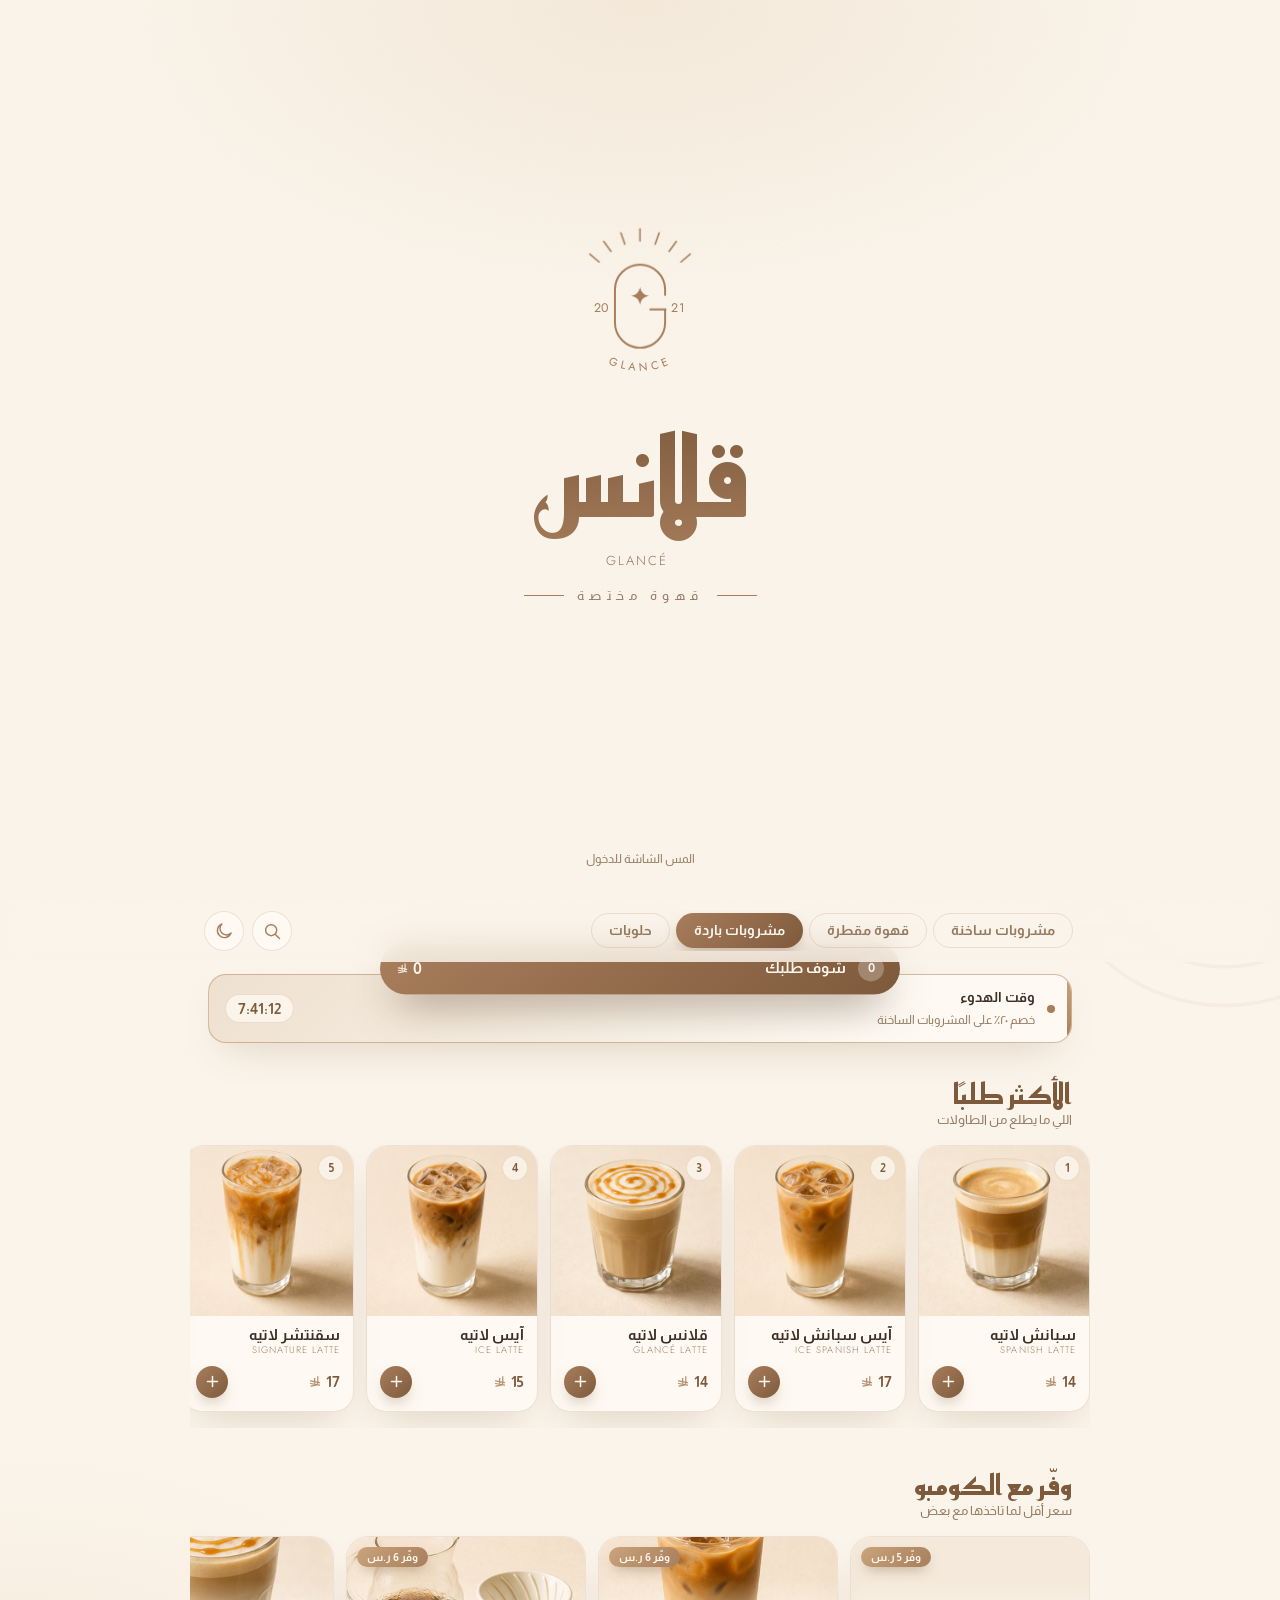
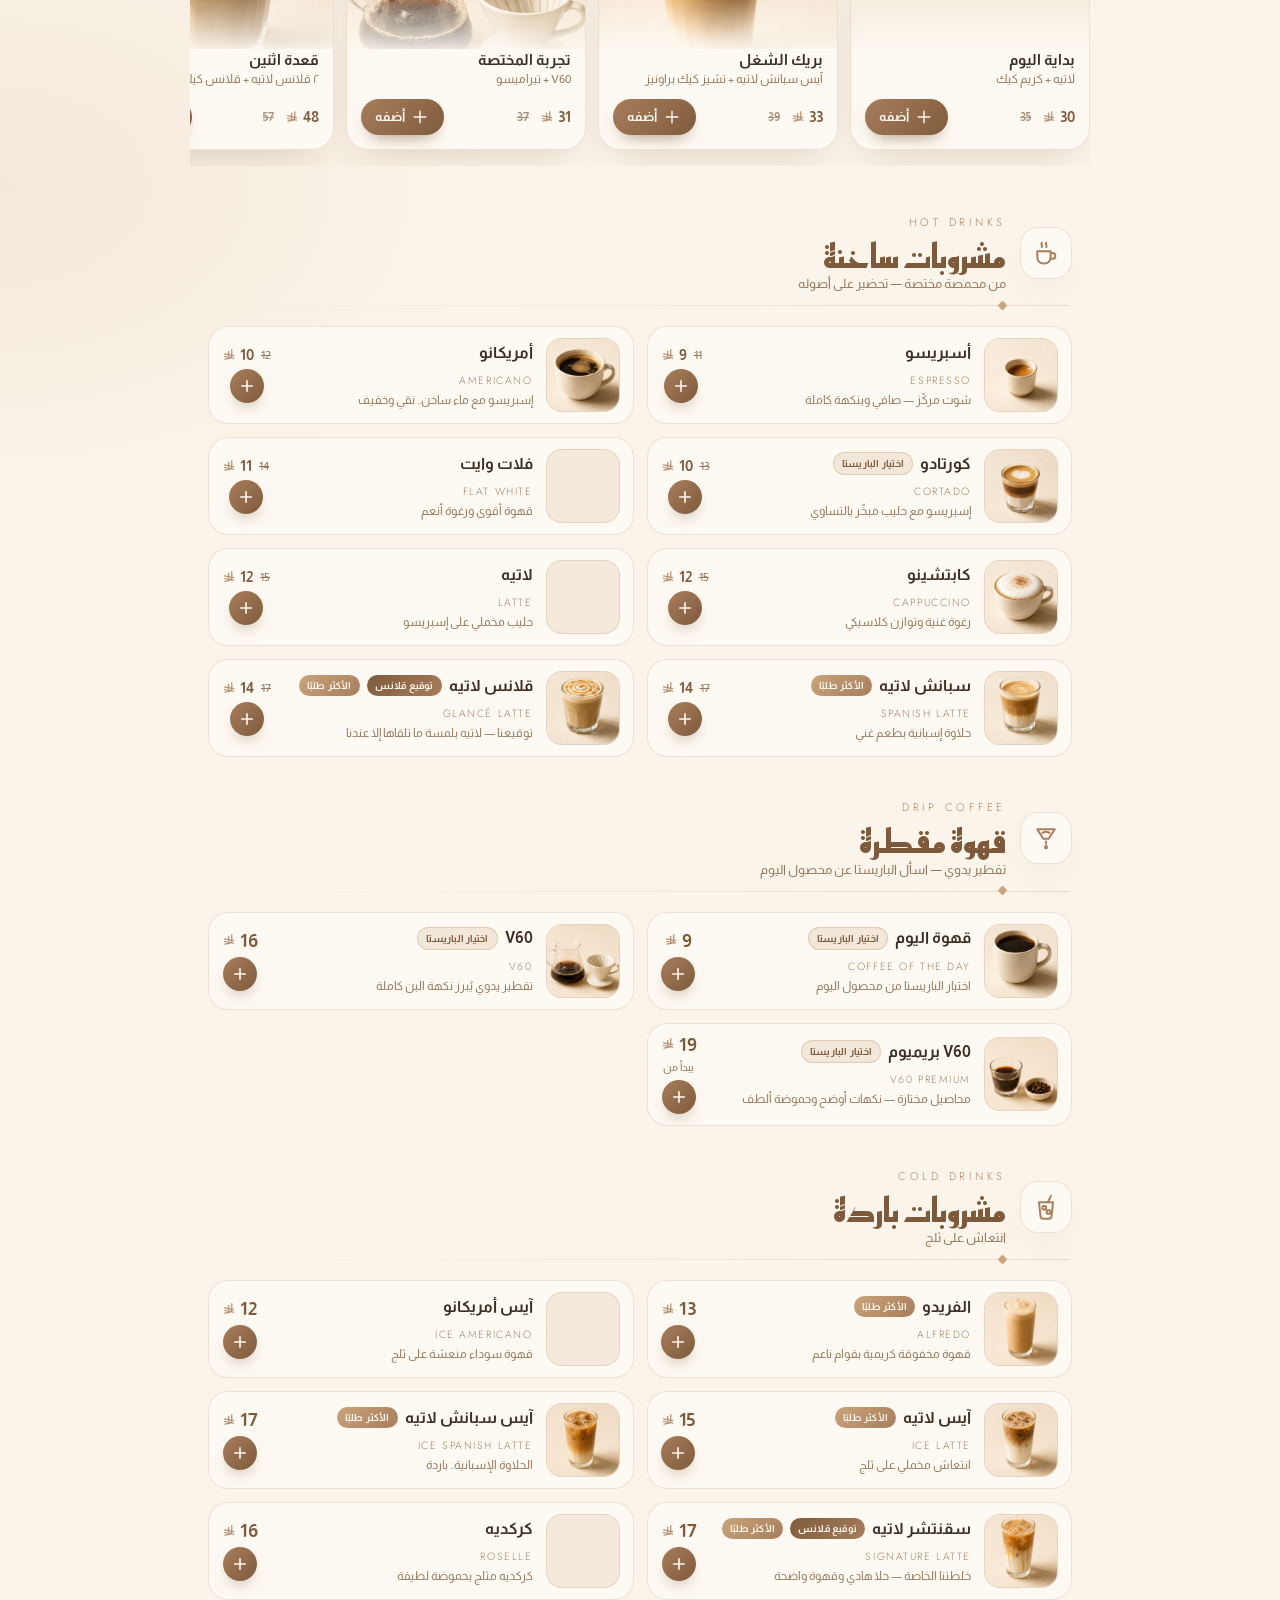
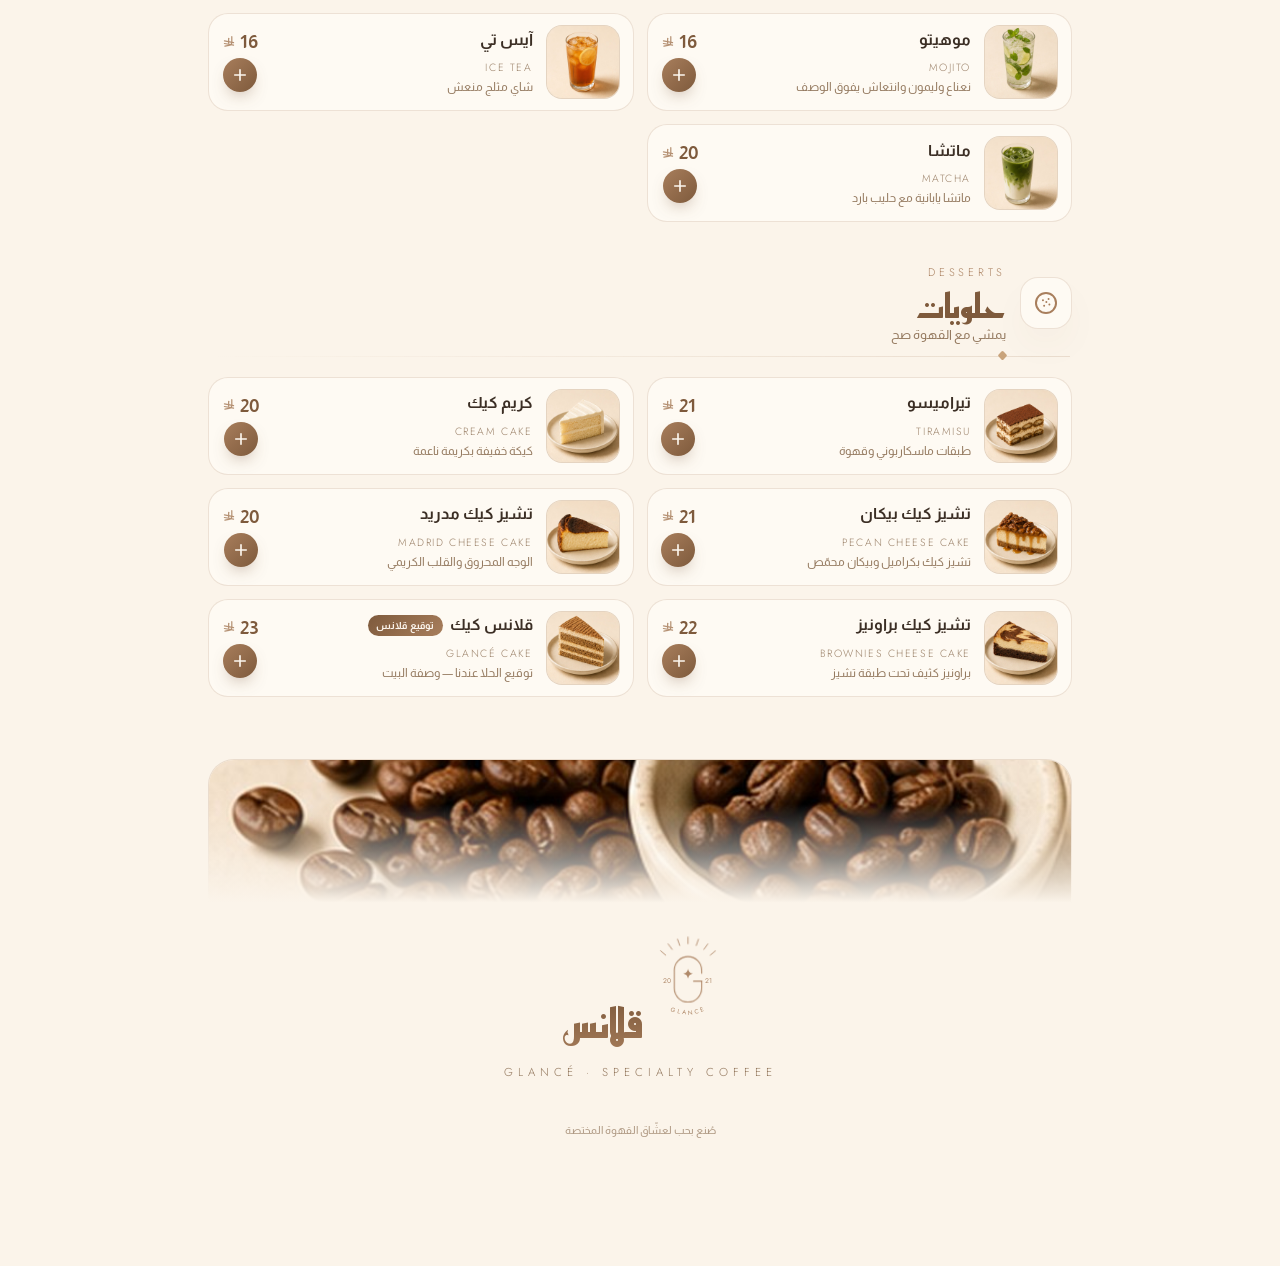
<file: index.html>
<!DOCTYPE html>
<html lang="ar" dir="rtl">
<head>
<meta charset="UTF-8">
<script src="assets/demo-links.js?v=1"></script>
<meta name="viewport" content="width=device-width, initial-scale=1, viewport-fit=cover">
<title>قلانس — GLANCÉ | قهوة مختصة</title>
<meta name="description" content="منيو قلانس — قهوة مختصة. اطلب من طاولتك.">
<meta property="og:title" content="قلانس — GLANCÉ | قهوة مختصة">
<meta property="og:description" content="منيو قلانس الرقمي — اختر، أضف لطلبك، وأرسله وأنت على طاولتك.">
<meta name="theme-color" content="#FBF4EA" id="metaTheme">
<link rel="icon" href="data:image/svg+xml,%3Csvg xmlns='http://www.w3.org/2000/svg' viewBox='0 0 64 64'%3E%3Crect width='64' height='64' rx='16' fill='%23FBF4EA'/%3E%3Cpath d='M40 32v9a9 9 0 0 1-9 9 9 9 0 0 1-9-9V23a9 9 0 0 1 9-9 9 9 0 0 1 9 9v3' fill='none' stroke='%23A87E5C' stroke-width='3.4' stroke-linecap='round'/%3E%3Cpath d='M40 32h-6' stroke='%23A87E5C' stroke-width='3.4' stroke-linecap='round'/%3E%3C/svg%3E">
<link rel="preconnect" href="https://fonts.googleapis.com">
<link rel="preconnect" href="https://fonts.gstatic.com" crossorigin>
<link href="https://fonts.googleapis.com/css2?family=Almarai:wght@300;400;700;800&family=Jost:wght@200;300;400;500;600&family=Reem+Kufi:wght@400;500;600;700&display=swap" rel="stylesheet">
<link rel="stylesheet" href="assets/menu.css">
</head>
<body class="lock">

<div id="progress"></div>

<!-- ============ اللوجو (يُستعمل في السبلاش والهيرو والفوتر) ============ -->
<svg width="0" height="0" style="position:absolute" aria-hidden="true">
  <symbol id="gmark" viewBox="0 0 200 252">
    <g fill="none" stroke="currentColor" stroke-width="3" stroke-linecap="round">
      <g class="rays" stroke-width="2.4">
        <path d="M100 6v18"/>
        <path d="M71 12l6 17"/>
        <path d="M129 12l-6 17"/>
        <path d="M45 25l11 15"/>
        <path d="M155 25l-11 15"/>
        <path d="M24 44l14 12"/>
        <path d="M176 44l-14 12"/>
      </g>
      <path class="cap" d="M138 128v20a38 38 0 0 1-38 38 38 38 0 0 1-38-38V98a38 38 0 0 1 38-38 38 38 0 0 1 38 38v8"/>
      <path class="bar" d="M138.5 128h-23"/>
    </g>
    <path class="spark" d="M100 94c2.1 8.4 5 11.3 13.4 13.4-8.4 2.1-11.3 5-13.4 13.4-2.1-8.4-5-11.3-13.4-13.4 8.4-2.1 11.3-5 13.4-13.4z" fill="currentColor"/>
    <text class="yr" x="42" y="132">20</text>
    <text class="yr" x="158" y="132">21</text>
    <path id="mkArc" d="M30 198Q100 244 170 198" fill="none"/>
    <text class="arcT"><textPath href="#mkArc" startOffset="50%" text-anchor="middle">GLANCE</textPath></text>
  </symbol>
</svg>

<!-- ============ السبلاش ============ -->
<div id="splash" aria-hidden="true">
  <div class="sp-box">
    <svg class="sp-mark" viewBox="0 0 200 252"><use href="#gmark"/></svg>
    <div class="sp-word">قلانس</div>
    <div class="sp-en en">GLANCÉ</div>
    <div class="sp-tag">قهوة مختصة</div>
  </div>
  <div class="sp-hint">المس الشاشة للدخول</div>
</div>

<!-- ============ زخارف ============ -->
<svg class="stain a" viewBox="0 0 200 200" aria-hidden="true">
  <circle cx="100" cy="100" r="86" fill="none" stroke="currentColor" stroke-width="1.6"/>
  <circle cx="100" cy="100" r="70" fill="none" stroke="currentColor" stroke-width="1.6"/>
</svg>
<svg class="stain b" viewBox="0 0 200 200" aria-hidden="true">
  <rect x="16" y="16" width="168" height="168" rx="84" fill="none" stroke="currentColor" stroke-width="1.6"/>
  <rect x="34" y="34" width="132" height="132" rx="66" fill="none" stroke="currentColor" stroke-width="1.6"/>
</svg>

<!-- ============ الهيرو ============ -->
<header id="hero">
  <svg class="steam an" viewBox="0 0 60 46" aria-hidden="true">
    <path class="s1" d="M15 40c-4-6 4-9 0-15"/>
    <path class="s2" d="M30 42c-4-7 4-10 0-17"/>
    <path class="s3" d="M45 40c-4-6 4-9 0-15"/>
  </svg>

  <div class="hero-art an">
    <div class="arch">
      <img id="heroImg" src="assets/img/hero.jpg" alt="" fetchpriority="high" decoding="async">
      <div class="arch-veil"></div>
    </div>
  </div>

  <svg class="hero-mark an" viewBox="0 0 200 252" aria-hidden="true"><use href="#gmark"/></svg>

  <h1 class="wordmark an" id="wm">قلانس</h1>
  <div class="wordmark-en en an">GLANCÉ</div>
  <div class="tagline an">قهوة مختصة</div>

  <div class="hero-cta an">
    <button class="btn-ghost" id="heroOrder">
      <svg viewBox="0 0 24 24" class="ic"><path d="M4 6h2.2l2.1 9.4a2 2 0 0 0 2 1.6h6.6a2 2 0 0 0 2-1.5L20.5 9H7"/><circle cx="10.5" cy="20" r="1.1"/><circle cx="17.5" cy="20" r="1.1"/></svg>
      اطلب من طاولتك
    </button>
    <a class="btn-ghost" id="igBtn" href="#" target="_blank" rel="noopener">
      <svg viewBox="0 0 24 24" class="ic"><rect x="3" y="3" width="18" height="18" rx="5.4"/><circle cx="12" cy="12" r="4"/><circle cx="17.3" cy="6.7" r=".9" fill="currentColor" stroke="none"/></svg>
      <span id="igLbl"></span>
    </a>
  </div>

  <div class="cue an">
    <span>المنيو</span>
    <svg viewBox="0 0 24 24" fill="none" stroke="currentColor" stroke-width="2" stroke-linecap="round"><path d="M6 9l6 6 6-6"/></svg>
  </div>
</header>

<!-- ============ الشريط ============ -->
<nav id="nav">
  <div class="nav-in">
    <div class="pills" id="pills"><div class="glider" id="glider"></div></div>
    <button class="nav-ico" id="searchBtn" aria-label="بحث">
      <svg viewBox="0 0 24 24" class="ic"><circle cx="11" cy="11" r="6.6"/><path d="M15.8 15.8L21 21"/></svg>
    </button>
    <button class="nav-ico" id="themeBtn" aria-label="تبديل المظهر">
      <svg id="moonIco" viewBox="0 0 24 24" class="ic"><path d="M20.5 14.5A8.5 8.5 0 1 1 9.5 3.5a7 7 0 0 0 11 11z"/></svg>
      <svg id="sunIco" style="display:none" viewBox="0 0 24 24" class="ic"><circle cx="12" cy="12" r="4.4"/><path d="M12 2.5v2.2M12 19.3v2.2M2.5 12h2.2M19.3 12h2.2M5 5l1.6 1.6M17.4 17.4L19 19M19 5l-1.6 1.6M6.6 17.4L5 19"/></svg>
    </button>
  </div>
  <div class="search-row" id="searchRow">
    <svg viewBox="0 0 24 24" class="ic"><circle cx="11" cy="11" r="6.6"/><path d="M15.8 15.8L21 21"/></svg>
    <input id="q" placeholder="دوّر على صنف…" autocomplete="off" spellcheck="false">
    <button class="nav-ico sm" id="searchClose" aria-label="إغلاق البحث">
      <svg viewBox="0 0 24 24" class="ic"><path d="M6 6l12 12M18 6L6 18"/></svg>
    </button>
  </div>
</nav>

<!-- ============ العرض ============ -->
<div id="offerBar" class="hide">
  <div class="ob-in">
    <span class="ob-dot"></span>
    <div class="ob-txt"><b id="offT"></b><span id="offB"></span></div>
    <div class="ob-cd" id="offCd">--:--</div>
  </div>
</div>

<main>
  <!-- الأكثر طلبًا -->
  <section id="featured" class="rail-sec">
    <div class="rail-head">
      <h2>الأكثر طلبًا</h2>
      <p>اللي ما يطلع من الطاولات</p>
    </div>
    <div class="rail" id="featRail"></div>
  </section>

  <!-- الكومبو -->
  <section id="combos" class="rail-sec">
    <div class="rail-head">
      <h2>وفّر مع الكومبو</h2>
      <p>سعر أقل لما تاخذها مع بعض</p>
    </div>
    <div class="rail" id="comboRail"></div>
  </section>

  <div id="menu"></div>
  <div id="qres" class="hide"></div>
</main>

<div class="end-band">
  <img src="assets/img/end.jpg" alt="" loading="lazy" decoding="async"
       onerror="this.closest('.end-band').style.display='none'">
</div>

<footer>
  <svg class="f-mark" viewBox="0 0 200 252" aria-hidden="true"><use href="#gmark"/></svg>
  <div class="fw">قلانس</div>
  <div class="ft en">GLANCÉ · SPECIALTY COFFEE</div>
  <div class="flinks" id="fLinks"></div>
  <small>صُنع بحب لعشّاق القهوة المختصة</small>
</footer>

<button id="toTop" aria-label="العودة لأعلى">
  <svg viewBox="0 0 24 24" class="ic"><path d="M12 19V5M5.5 11.5L12 5l6.5 6.5"/></svg>
</button>

<!-- ============ شريط الطلب ============ -->
<div id="bar">
  <button class="bar-in" id="barBtn">
    <span class="bar-n" id="barN">0</span>
    <span class="bar-l">شوف طلبك</span>
    <span class="bar-p"><span id="barT">0</span><svg class="sar" viewBox="0 0 24 24" aria-label="ريال"><path d="M16.8 2.8v10c0 2.9-2.1 4.6-4.8 5l-7 1.2"/><path d="M11.4 5.6v8.6"/><path d="M4.2 10.2l15.6 2.7"/><path d="M4.2 14.6l15.6 2.7"/></svg></span>
  </button>
</div>

<!-- ============ الشيتات ============ -->
<div class="sheet" id="shItem"><div class="bk"></div><div class="pn"><div class="grab"></div><div class="pn-body" id="itemBody"></div></div></div>
<div class="sheet" id="shCart"><div class="bk"></div><div class="pn"><div class="grab"></div><div class="pn-body" id="cartBody"></div></div></div>
<div class="sheet" id="shRev"><div class="bk"></div><div class="pn"><div class="grab"></div><div class="pn-body" id="revBody"></div></div></div>

<div id="toast"><span id="toastT"></span></div>

<noscript><p style="text-align:center;padding:24px">فعّل الجافاسكربت لعرض المنيو.</p></noscript>

<script src="data/menu.js"></script>
<script src="data/sales.js"></script>
<script src="assets/sys.js"></script>
<script src="assets/menu.js"></script>
</body>
</html>
</file>
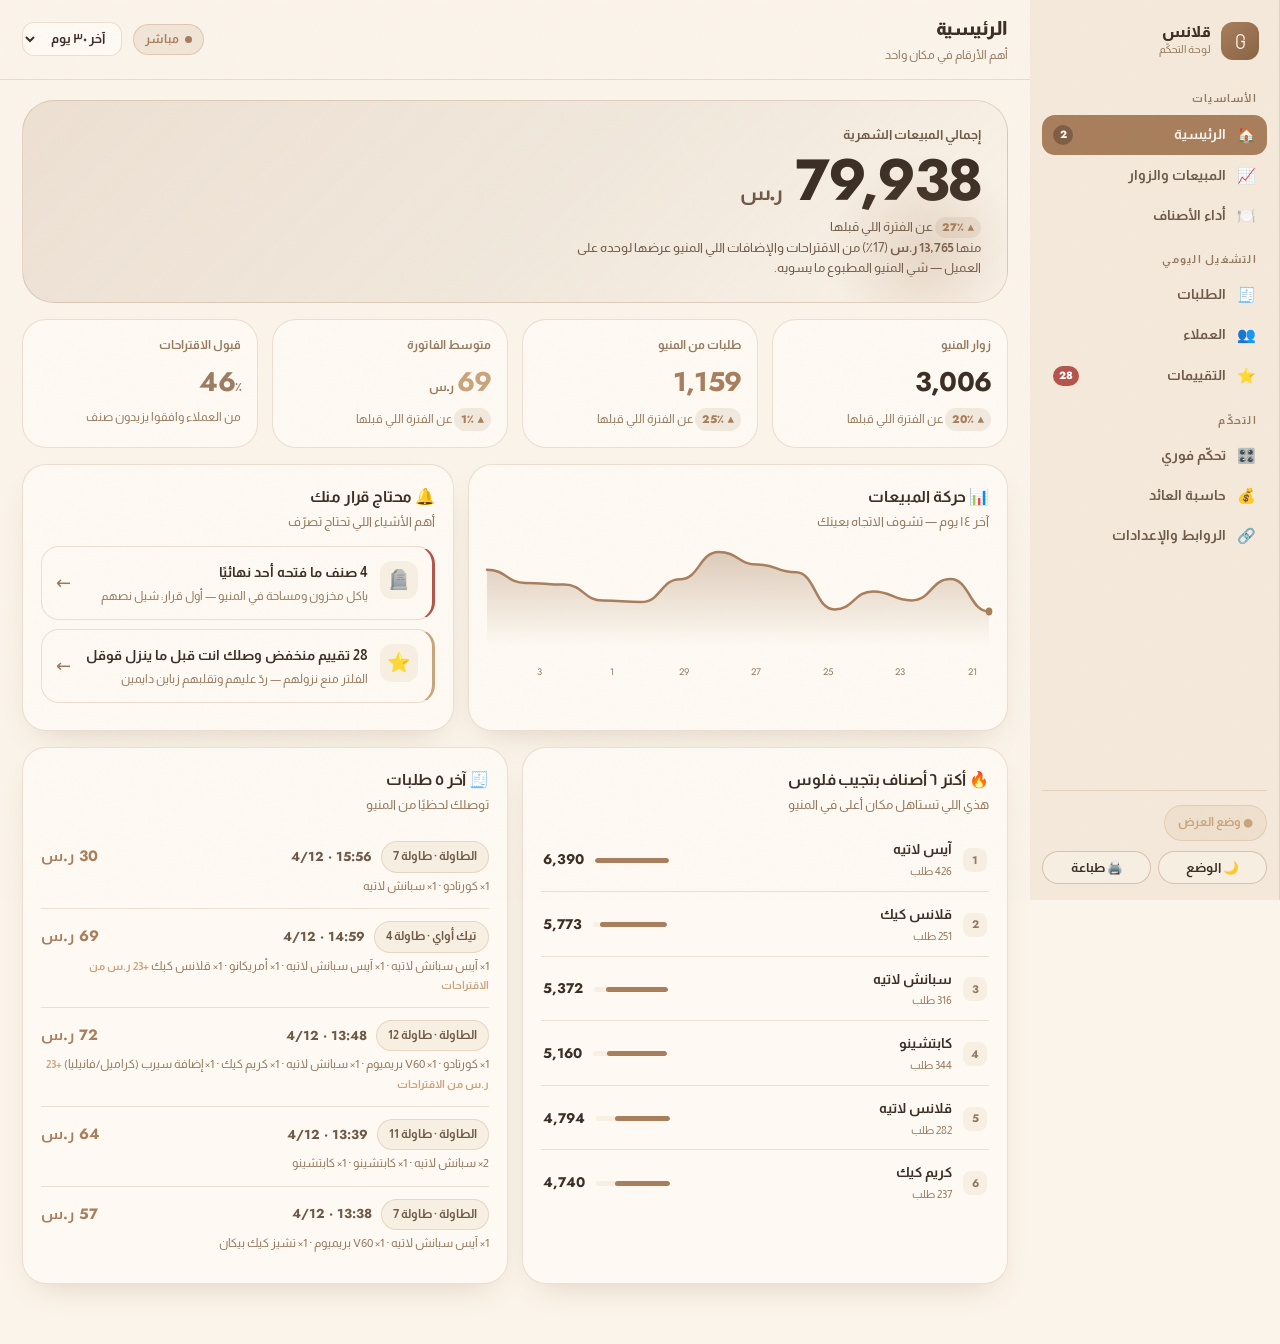
<file: owner.html>
<!DOCTYPE html>
<html lang="ar" dir="rtl" data-t="light">
<head>
<meta charset="UTF-8">
<script src="assets/demo-links.js?v=1"></script>
<meta name="viewport" content="width=device-width, initial-scale=1, viewport-fit=cover">
<meta name="robots" content="noindex,nofollow">
<title>لوحة التحكّم — قلانس GLANCÉ</title>
<meta name="theme-color" content="#FBF4EA" id="metaTheme">
<link rel="icon" href="data:image/svg+xml,%3Csvg xmlns='http://www.w3.org/2000/svg' viewBox='0 0 64 64'%3E%3Crect width='64' height='64' rx='14' fill='%23A87E5C'/%3E%3Cpath d='M40 32v9a9 9 0 0 1-9 9 9 9 0 0 1-9-9V23a9 9 0 0 1 9-9 9 9 0 0 1 9 9v3' fill='none' stroke='%23FBF4EA' stroke-width='3.4' stroke-linecap='round'/%3E%3Cpath d='M40 32h-6' stroke='%23FBF4EA' stroke-width='3.4' stroke-linecap='round'/%3E%3C/svg%3E">
<link rel="preconnect" href="https://fonts.googleapis.com">
<link rel="preconnect" href="https://fonts.gstatic.com" crossorigin>
<link href="https://fonts.googleapis.com/css2?family=Almarai:wght@300;400;700;800&family=Jost:wght@200;300;400;500;600&family=Reem+Kufi:wght@400;500;600;700&display=swap" rel="stylesheet">
<link rel="stylesheet" href="assets/core.css">
<link rel="stylesheet" href="assets/owner.css">
</head>
<body>

<div id="scrim" onclick="Own.menu(0)"></div>
<div id="shell">

<!-- ============ القائمة الجانبية ============ -->
<aside id="side">
  <div class="brand">
    <div class="sig">
      <svg viewBox="0 0 64 64" fill="none" stroke="currentColor" stroke-width="3.6" stroke-linecap="round">
        <path d="M42 32v9a10 10 0 0 1-10 10 10 10 0 0 1-10-10V23a10 10 0 0 1 10-10 10 10 0 0 1 10 10v3"/>
        <path d="M42 32h-6.5"/>
      </svg>
    </div>
    <div><b id="bName">قلانس</b><span>لوحة التحكّم</span></div>
  </div>

  <div class="navgrp">
    <div class="ttl">الأساسيات</div>
    <button class="nv on" data-p="home"  onclick="Own.go('home')"><span class="e">🏠</span> الرئيسية <span class="bdg hide" id="bdgHome">0</span></button>
    <button class="nv"    data-p="sales" onclick="Own.go('sales')"><span class="e">📈</span> المبيعات والزوار</button>
    <button class="nv"    data-p="items" onclick="Own.go('items')"><span class="e">🍽️</span> أداء الأصناف</button>
  </div>

  <div class="navgrp">
    <div class="ttl">التشغيل اليومي</div>
    <button class="nv" data-p="orders"    onclick="Own.go('orders')"><span class="e">🧾</span> الطلبات</button>
    <button class="nv" data-p="customers" onclick="Own.go('customers')"><span class="e">👥</span> العملاء</button>
    <button class="nv" data-p="reviews"   onclick="Own.go('reviews')"><span class="e">⭐</span> التقييمات <span class="bdg hide" id="bdgRev">0</span></button>
  </div>

  <div class="navgrp">
    <div class="ttl">التحكّم</div>
    <button class="nv" data-p="control" onclick="Own.go('control')"><span class="e">🎛️</span> تحكّم فوري</button>
    <button class="nv" data-p="roi"     onclick="Own.go('roi')"><span class="e">💰</span> حاسبة العائد</button>
    <button class="nv" data-p="links"   onclick="Own.go('links')"><span class="e">🔗</span> الروابط والإعدادات</button>
  </div>

  <div class="foot">
    <span class="demo-chip" id="demoChip" onclick="Own.tglDemo()">● وضع العرض</span>
    <div style="display:flex;gap:7px;margin-top:10px">
      <button class="btn btn-g btn-s" style="flex:1" onclick="Own.theme()">🌙 الوضع</button>
      <button class="btn btn-g btn-s" style="flex:1" onclick="Own.print()">🖨️ طباعة</button>
    </div>
  </div>
</aside>

<!-- ============ المحتوى ============ -->
<div id="main">

  <div id="bar2">
    <button id="burger" onclick="Own.menu(1)">☰</button>
    <div>
      <h1 id="pgTitle">الرئيسية</h1>
      <div class="sb" id="pgSub">أهم الأرقام في مكان واحد</div>
    </div>
    <div class="sp"></div>
    <span class="live"><i></i> مباشر</span>
    <select class="selr" id="range">
      <option value="7">آخر ٧ أيام</option>
      <option value="30" selected>آخر ٣٠ يوم</option>
      <option value="60">آخر ٦٠ يوم</option>
    </select>
  </div>

  <div id="page">

  <!-- ---------- الرئيسية ---------- -->
  <div class="pane on" id="p-home">
    <div class="hero-n">
      <div class="lb" id="hLb">إجمالي المبيعات الشهرية</div>
      <div class="v"><span id="hRev">0</span> <small>ر.س</small></div>
      <div class="d" id="hD"></div>
    </div>

    <div class="grid g4" style="margin-bottom:16px">
      <div class="kpi"><div class="lb">زوار المنيو</div><div class="v" id="kVis">0</div><div class="d" id="kVisD"></div></div>
      <div class="kpi acc"><div class="lb">طلبات من المنيو</div><div class="v" id="kOrd">0</div><div class="d" id="kOrdD"></div></div>
      <div class="kpi am"><div class="lb">متوسط الفاتورة</div><div class="v"><span id="kAvg">0</span><small> ر.س</small></div><div class="d" id="kAvgD"></div></div>
      <div class="kpi vi"><div class="lb">قبول الاقتراحات</div><div class="v"><span id="kUp">0</span><small>٪</small></div><div class="d">من العملاء وافقوا يزيدون صنف</div></div>
    </div>

    <div class="grid g2" style="margin-bottom:16px;grid-template-columns:1.25fr 1fr">
      <div class="card">
        <h3>📊 حركة المبيعات</h3>
        <div class="sub">آخر ١٤ يوم — تشوف الاتجاه بعينك</div>
        <svg class="spark" id="spark" viewBox="0 0 600 110" preserveAspectRatio="none"></svg>
        <div class="axis" id="sparkAxis" style="margin-top:8px"></div>
      </div>
      <div class="card">
        <h3>🔔 محتاج قرار منك</h3>
        <div class="sub">أهم الأشياء اللي تحتاج تصرّف</div>
        <div id="alerts"></div>
      </div>
    </div>

    <div class="grid g2">
      <div class="card">
        <h3>🔥 أكتر ٦ أصناف بتجيب فلوس</h3>
        <div class="sub">هذي اللي تستاهل مكان أعلى في المنيو</div>
        <div class="rows" id="homeTop"></div>
      </div>
      <div class="card">
        <h3>🧾 آخر ٥ طلبات</h3>
        <div class="sub">توصلك لحظيًا من المنيو</div>
        <div id="homeOrders"></div>
      </div>
    </div>
  </div>

  <!-- ---------- المبيعات ---------- -->
  <div class="pane" id="p-sales">
    <div class="grid g4" style="margin-bottom:16px">
      <div class="kpi acc"><div class="lb">إجمالي المبيعات</div><div class="v"><span id="sRev">0</span><small> ر.س</small></div><div class="d" id="sRevD"></div></div>
      <div class="kpi"><div class="lb">إيراد الاقتراحات</div><div class="v"><span id="sUp">0</span><small> ر.س</small></div><div class="d">«يمشي مع»</div></div>
      <div class="kpi"><div class="lb">إيراد الإضافات</div><div class="v"><span id="sAd">0</span><small> ر.س</small></div><div class="d">اللي الكاشير ينساها</div></div>
      <div class="kpi am"><div class="lb">تحويل الزائر لطلب</div><div class="v"><span id="sConv">0</span><small>٪</small></div><div class="d">من كل ١٠٠ زائر</div></div>
    </div>

    <div class="grid g2" style="margin-bottom:16px">
      <div class="card">
        <h3>⏰ ساعات الذروة</h3>
        <div class="sub">متى الناس تفتح المنيو — ظبّط الشفتات والعروض على كذا</div>
        <div class="bars" id="hourBars"></div>
        <div class="axis" id="hourAxis"></div>
        <div class="note" id="peakMsg"></div>
      </div>
      <div class="card">
        <h3>📅 أيام الأسبوع</h3>
        <div class="sub">أقوى وأضعف يوم — حط العرض في اليوم الميت</div>
        <div class="bars" id="dowBars"></div>
        <div class="axis" id="dowAxis"></div>
        <div class="note" id="dowMsg"></div>
      </div>
    </div>

    <div class="grid g2">
      <div class="card">
        <h3>🎯 رحلة العميل</h3>
        <div class="sub">من أول ما فتح المنيو لين أرسل الطلب — تشوف وين يوقع بالضبط</div>
        <div class="fn" id="funnel"></div>
      </div>
      <div class="card">
        <h3>🍽️ الإيراد حسب القسم</h3>
        <div class="sub">أي قسم يجيب فلوس فعلًا</div>
        <div class="rows" id="secRev"></div>
      </div>
    </div>
  </div>

  <!-- ---------- الأصناف ---------- -->
  <div class="pane" id="p-items">
    <div class="grid g2" style="margin-bottom:16px">
      <div class="card">
        <h3>👀 الأكثر مشاهدة</h3>
        <div class="sub">الناس تفتحها كثير — تستاهل صورة أحسن ومكان أعلى</div>
        <div class="rows" id="topViews"></div>
      </div>
      <div class="card">
        <h3>💸 الأكثر إيرادًا</h3>
        <div class="sub">مو دايمًا نفس اللي ينشاف — الفرق بينهم فرصة</div>
        <div class="rows" id="topRev"></div>
      </div>
    </div>

    <div class="card" style="margin-bottom:16px">
      <h3>⚠️ اتشاف كتير… ومحدش طلبه</h3>
      <div class="sub">الصنف جذّاب في الاسم بس يخسر عند لحظة القرار — يعني السعر عالي أو الوصف ضعيف</div>
      <div class="rows" id="leak"></div>
    </div>

    <div class="card">
      <h3>🪦 الأصناف الميتة — <span id="deadN" style="color:var(--red)">0</span> صنف</h3>
      <div class="sub">ولا أحد فتحها ولا مرة في الفترة هذي. تاكل مخزون ومساحة في المنيو وذهن العميل.</div>
      <div class="dead" id="deadList"></div>
      <div class="note">قرار سريع: <b>شيل نصهم</b> — المنيو يقصر ← العميل يقرر أسرع ومتوسط الفاتورة يرتفع.</div>
    </div>
  </div>

  <!-- ---------- الطلبات ---------- -->
  <div class="pane" id="p-orders">
    <div class="grid g4" style="margin-bottom:16px">
      <div class="kpi"><div class="lb">عدد الطلبات</div><div class="v" id="oCount">0</div></div>
      <div class="kpi acc"><div class="lb">قيمتها</div><div class="v"><span id="oValue">0</span><small> ر.س</small></div></div>
      <div class="kpi am"><div class="lb">متوسط الفاتورة</div><div class="v"><span id="oAvg">0</span><small> ر.س</small></div></div>
      <div class="kpi vi"><div class="lb">الطاولة / تيك أواي / توصيل</div><div class="v" style="font-size:18px" id="oModes">—</div></div>
    </div>
    <div class="card">
      <h3>🧾 كل الطلبات</h3>
      <div class="sub">كل طلب انرسل من المنيو — بالطاولة والقيمة والأصناف</div>
      <div id="ordersList" style="max-height:640px;overflow-y:auto"></div>
    </div>
  </div>

  <!-- ---------- العملاء ---------- -->
  <div class="pane" id="p-customers">
    <div class="grid g3" style="margin-bottom:16px">
      <div class="kpi acc"><div class="lb">أرقام في قاعدتك</div><div class="v" id="cCount">0</div><div class="d">أصل تملكه انت</div></div>
      <div class="kpi"><div class="lb">متوسط ما ينفقه العميل</div><div class="v"><span id="cAvg">0</span><small> ر.س</small></div></div>
      <div class="kpi am"><div class="lb">عملاء متكررين</div><div class="v" id="cRep">0</div><div class="d">طلبوا أكثر من مرة</div></div>
    </div>
    <div class="card">
      <h3>👥 قاعدة عملائك</h3>
      <div class="sub">أرقام تجمّعت من المنيو — تقدر ترسل لهم عرض في أي وقت بضغطة</div>
      <input class="sfld" id="cSearch" placeholder="🔍 دوّر باسم أو رقم…">
      <div id="cusList" style="max-height:520px;overflow-y:auto"></div>
      <div style="display:flex;gap:8px;margin-top:14px" class="no-print">
        <button class="btn btn-p btn-s" onclick="Own.exportCsv()">⬇️ تنزيل الأرقام (CSV)</button>
        <button class="btn btn-g btn-s" onclick="Own.blast()">📣 ابعت عرض للكل</button>
      </div>
    </div>
  </div>

  <!-- ---------- التقييمات ---------- -->
  <div class="pane" id="p-reviews">
    <div class="grid g3" style="margin-bottom:16px">
      <div class="kpi acc"><div class="lb">متوسط التقييم</div><div class="v"><span id="rAvg">0</span><small>/5</small></div><div class="d" id="rCount"></div></div>
      <div class="kpi"><div class="lb">راحت لقوقل</div><div class="v" id="rGoogle">0</div><div class="d">تقييمات عالية نشرت برا</div></div>
      <div class="kpi am"><div class="lb">انمسكت قبل قوقل</div><div class="v" id="rOwner">0</div><div class="d">وصلتك انت أول</div></div>
    </div>
    <div class="card">
      <h3>⭐ كل التقييمات</h3>
      <div class="sub">اللي ٤ نجوم وفوق يروح لقوقل — واللي تحته يوصلك انت بس قبل ما ينشر</div>
      <div id="revList" style="max-height:600px;overflow-y:auto"></div>
    </div>
  </div>

  <!-- ---------- تحكّم فوري ---------- -->
  <div class="pane" id="p-control">
    <div class="grid g2" style="margin-bottom:16px">
      <div class="card">
        <h3>🔴 خلص الصنف</h3>
        <div class="sub">اقفل أي صنف خلص — يختفي من منيو العميل في ثانية، بدون إعادة طباعة</div>
        <input class="sfld" id="soSearch" placeholder="🔍 دوّر على الصنف…">
        <div id="soList" style="max-height:420px;overflow-y:auto"></div>
      </div>
      <div>
        <div class="card" style="margin-bottom:14px">
          <h3>🔥 عرض النهاردة</h3>
          <div class="sub">يظهر فوق المنيو بعدّاد وقت — الاستعجال يرفع الطلب</div>
          <div class="ctl"><div class="nm"><b>تشغيل العرض</b><span>يظهر للعميل فورًا</span></div><div class="sw" id="swOffer" onclick="Own.tglOffer()"><i></i></div></div>
          <div style="margin-top:12px">
            <input class="sfld" id="offT" placeholder="عنوان العرض">
            <input class="sfld" id="offB" placeholder="تفاصيل العرض" style="margin-bottom:12px">
            <button class="btn btn-p btn-block btn-s" onclick="Own.saveOffer()">حفظ وتحديث المنيو</button>
          </div>
        </div>
        <div class="card">
          <h3>💵 تغيير سعر</h3>
          <div class="sub">السعر يتغيّر عند العميل لحظيًا</div>
          <input class="sfld" id="prSearch" placeholder="🔍 دوّر على الصنف…">
          <div id="prList" style="max-height:270px;overflow-y:auto"></div>
        </div>
      </div>
    </div>
  </div>

  <!-- ---------- حاسبة العائد ---------- -->
  <div class="pane" id="p-roi">
    <div class="card" style="margin-bottom:16px">
      <h3>💰 السيستم يرجّع فلوسه في كم يوم؟</h3>
      <div class="sub">غيّر الأرقام بأرقام مكانك — الحساب يتظبط لحظيًا</div>
      <div class="cr"><label>عدد الطلبات في اليوم</label><input id="rOrd" type="number" value="55"></div>
      <div class="cr"><label>متوسط الفاتورة الحالي (ر.س)</label><input id="rAvg2" type="number" value="22"></div>
      <div class="cr"><label>الزيادة المتوقعة في الفاتورة (ر.س)</label><input id="rUp2" type="number" value="1.5"></div>
      <div class="cr"><label>سعر السيستم في السنة (ر.س)</label><input id="rPrice" type="number" value="1200"></div>
      <div class="cout">
        <div class="lb">الزيادة في المبيعات شهريًا</div>
        <div class="v"><span id="oMonth">0</span> ر.س</div>
        <div class="d">
          سنويًا <b id="oYear">0</b> ر.س · يرجّع تكلفته في <b id="oDays">0</b> يوم · العائد <b id="oRoi">0</b>×
        </div>
        <div class="d" style="border-top:1px solid var(--line);margin-top:12px;padding-top:10px">
          وحتى لو الزيادة طلعت <b>نص</b> الرقم ده بس: <b id="oHalf">0</b> ر.س شهريًا — وبرضه يرجّع تكلفته في <b id="oHalfD">0</b> يوم
        </div>
      </div>
      <div class="note">الحساب مبني على زيادة متوسط الفاتورة بس. ما هو محسوب فيه: الأصناف الميتة اللي بتوفّرها، ولا العملاء اللي بيرجعون بالكوبون والولاء، ولا تقييمات قوقل اللي بتجيب زباين جدد.</div>
    </div>

    <div class="grid g3">
      <div class="card"><h3>📉 قبل السيستم</h3><div class="rows" id="before"></div></div>
      <div class="card"><h3>📈 بعد السيستم</h3><div class="rows" id="after"></div></div>
      <div class="card"><h3>🧾 اللي بتاخده</h3><div class="rows" id="whatyouget"></div></div>
    </div>
  </div>

  <!-- ---------- الروابط ---------- -->
  <div class="pane" id="p-links">
    <div class="grid g2" style="margin-bottom:16px">
      <div class="card">
        <h3>🔗 روابطك</h3>
        <div class="sub">لينك للعميل على الطاولة، ولينك ثاني لك انت بس</div>
        <div class="rows" id="links"></div>
      </div>
      <div class="card">
        <h3>📱 كود الـ QR</h3>
        <div class="sub">اطبعه وحطه على الطاولات — العميل يصوّره ويفتح المنيو</div>
        <div id="qr" style="display:grid;place-items:center;padding:14px"></div>
        <div class="note">الكود ده بيولّد من لينك المنيو الحالي.</div>
      </div>
    </div>
    <div class="card">
      <h3>⚙️ إعدادات سريعة</h3>
      <div class="sub">اللي يتغيّر كثير — الباقي في ملف <span class="mono">data/sales.js</span></div>
      <div class="rows" id="settings"></div>
      <div style="display:flex;gap:8px;margin-top:14px" class="no-print">
        <button class="btn btn-g btn-s" onclick="Own.reseed()">🔄 إعادة توليد بيانات العرض</button>
        <button class="btn btn-g btn-s" onclick="Own.reset()">🗑️ مسح كل البيانات</button>
      </div>
    </div>
  </div>

  </div><!-- /page -->
</div><!-- /main -->
</div><!-- /shell -->

<script src="data/menu.js"></script>
<script src="data/sales.js"></script>
<script src="assets/sys.js"></script>
<script src="assets/owner.js"></script>
</body>
</html>
</file>
<file: assets/menu.css>
/* ============================================================
   قلانس — GLANCÉ | منيو + سيستم طلبات
   الهوية كلها من المنيو المطبوع واللوجو:
   كريمي ورقي × تان #A87E5C × حبر بني غامق،
   Reem Kufi للوردمارك العربي + Jost للاتيني، فاتح افتراضي + داكن.
   ============================================================ */

*{margin:0;padding:0;box-sizing:border-box;-webkit-tap-highlight-color:transparent}

:root{
  --bg:#FBF4EA; --bg2:#F4E9DA; --card:#FEFAF3; --card2:#F7EFE2;
  --ink:#3B2E24; --mut:#94795F; --mut2:#6E5947;
  --br:#A87E5C; --deep:#7E5A3C; --gold:#C9A47C;
  --line:rgba(168,126,92,.20); --line2:rgba(168,126,92,.36);
  --on:#FDF7EF;
  --ok:#6B8A5E; --warn:#C9A47C; --bad:#B4544B;
  --shadow:0 18px 40px -18px rgba(120,86,56,.26);
  --shadow-lg:0 30px 70px -26px rgba(120,86,56,.42);
  --nav:rgba(251,244,234,.84);
  --sheet-bk:rgba(58,42,30,.44);
  --arch:999px 999px 24px 24px / 34% 34% 4% 4%;
  --fd:'Reem Kufi','Almarai',sans-serif;
  --fen:'Jost','Segoe UI',sans-serif;
}
[data-theme="dark"]{
  --bg:#17120D; --bg2:#1F1811; --card:#241C15; --card2:#2E251B;
  --ink:#F3EADD; --mut:#A88E73; --mut2:#CBB49B;
  --br:#C79E76; --deep:#E0BE97; --gold:#DCBB93;
  --line:rgba(214,178,140,.14); --line2:rgba(214,178,140,.26);
  --on:#191209;
  --ok:#A3C48E; --warn:#DCBB93; --bad:#E08B83;
  --shadow:0 18px 40px -18px rgba(0,0,0,.65);
  --shadow-lg:0 30px 70px -24px rgba(0,0,0,.78);
  --nav:rgba(23,18,13,.84);
  --sheet-bk:rgba(0,0,0,.6);
}

html{scroll-behavior:smooth;overflow-x:clip}
body{
  font-family:'Almarai','IBM Plex Sans Arabic',system-ui,sans-serif;
  background:
    radial-gradient(1100px 500px at 85% -5%, var(--bg2), transparent 60%),
    radial-gradient(900px 600px at 0% 40%, var(--bg2), transparent 55%),
    var(--bg);
  color:var(--ink);
  min-height:100svh;
  transition:background .5s ease,color .5s ease;
  overflow-x:clip;
}
body.lock,body.sheet-open{overflow:hidden}
body::after{
  content:"";position:fixed;inset:0;z-index:200;pointer-events:none;opacity:.05;
  background:url("data:image/svg+xml,%3Csvg xmlns='http://www.w3.org/2000/svg' width='160' height='160'%3E%3Cfilter id='n'%3E%3CfeTurbulence type='fractalNoise' baseFrequency='0.9' numOctaves='2'/%3E%3C/filter%3E%3Crect width='160' height='160' filter='url(%23n)' opacity='.6'/%3E%3C/svg%3E");
}
[data-theme="dark"] body::after{opacity:.07}
::selection{background:var(--br);color:var(--bg)}
img{display:block;max-width:100%}
button,input,textarea{font-family:inherit;font-size:inherit;color:inherit}
button{cursor:pointer;border:0;background:none}
a{color:inherit;text-decoration:none}
.hide{display:none!important}
::-webkit-scrollbar{width:8px;height:8px}
::-webkit-scrollbar-thumb{background:var(--line2);border-radius:99px}
::-webkit-scrollbar-track{background:transparent}

svg.ic{width:20px;height:20px;fill:none;stroke:currentColor;stroke-width:1.7;
  stroke-linecap:round;stroke-linejoin:round;flex:0 0 auto}

/* ================= شريط التقدّم ================= */
#progress{position:fixed;top:0;right:0;height:3px;width:100%;z-index:90;
  background:linear-gradient(270deg,var(--gold),var(--br));border-radius:0 0 0 4px;
  transform:scaleX(0);transform-origin:right;transition:transform .1s linear}

/* ================= السبلاش ================= */
#splash{position:fixed;inset:0;z-index:150;display:grid;place-items:center;
  background:radial-gradient(900px 500px at 50% 0%, var(--bg2), transparent 60%), var(--bg);
  cursor:pointer;transition:transform .85s cubic-bezier(.76,0,.24,1),opacity .85s ease}
#splash.bye{transform:translateY(-100%);opacity:.98}
.sp-box{display:flex;flex-direction:column;align-items:center;gap:2px;transform:translateY(-4vh)}
.sp-mark{width:clamp(96px,26vw,132px);aspect-ratio:200/252;color:var(--br);
  margin-bottom:clamp(6px,2vw,14px)}
.sp-en{color:var(--mut);font-size:clamp(11px,2.6vw,13px);letter-spacing:.42em;
  margin-inline-start:.42em;opacity:0;animation:fadeUp .7s ease 1.05s forwards}
.sp-word{font-family:var(--fd);font-weight:700;line-height:1.1;
  font-size:clamp(60px,17vw,108px);padding:.12em .12em .32em;margin-bottom:-.22em;
  background:linear-gradient(180deg,var(--deep),var(--br));
  -webkit-background-clip:text;background-clip:text;
  color:transparent;-webkit-text-fill-color:transparent;
  clip-path:inset(-12% -8% -12% 100%);filter:blur(6px);
  animation:writeIn 1s cubic-bezier(.65,0,.35,1) .15s forwards}
@keyframes writeIn{to{clip-path:inset(-12% -8% -12% -8%);filter:blur(0)}}
.sp-tag{display:flex;align-items:center;gap:13px;color:var(--mut);
  font-size:13px;letter-spacing:5.5px;font-weight:500;opacity:0;
  margin-top:clamp(8px,1.8vw,16px);
  animation:fadeUp .7s ease 1.25s forwards}
.sp-tag::before,.sp-tag::after{content:"";height:1px;width:0;background:var(--br);
  animation:lineGrow .7s ease 1.35s forwards}
@keyframes lineGrow{to{width:40px}}
@keyframes fadeUp{from{opacity:0;transform:translateY(12px)}to{opacity:1;transform:translateY(0)}}
.sp-hint{position:absolute;bottom:34px;color:var(--mut);font-size:12px;opacity:0;
  animation:fadeUp .6s ease 1.9s forwards}

/* ================= اللوجو ================= */
/* الماركة بتترسم مرة واحدة أول ما الصفحة تفتح — نفس إحساس نقش اللوجو */
#gmark .cap{stroke-dasharray:420;stroke-dashoffset:420;
  animation:mkDraw 1.5s cubic-bezier(.65,0,.35,1) .18s forwards}
#gmark .bar{stroke-dasharray:24;stroke-dashoffset:24;
  animation:mkDraw .45s ease 1.35s forwards}
@keyframes mkDraw{to{stroke-dashoffset:0}}
#gmark .rays path{opacity:0;animation:mkRay .6s ease forwards}
#gmark .rays path:nth-child(1){animation-delay:1.45s}
#gmark .rays path:nth-child(2),#gmark .rays path:nth-child(3){animation-delay:1.55s}
#gmark .rays path:nth-child(4),#gmark .rays path:nth-child(5){animation-delay:1.65s}
#gmark .rays path:nth-child(6),#gmark .rays path:nth-child(7){animation-delay:1.75s}
@keyframes mkRay{from{opacity:0;transform:scale(.86)}to{opacity:1;transform:scale(1)}}
#gmark .rays{transform-origin:100px 100px}
#gmark .spark{opacity:0;transform-box:fill-box;transform-origin:center;
  animation:mkSpark .7s cubic-bezier(.34,1.56,.64,1) 1.15s forwards}
@keyframes mkSpark{from{opacity:0;transform:scale(.2) rotate(-90deg)}to{opacity:1;transform:none}}
/* direction:ltr مهم — الصفحة RTL والنص اللاتيني كان بيتقلب */
#gmark .yr{font-family:var(--fen);font-size:19px;font-weight:400;letter-spacing:.04em;
  direction:ltr;unicode-bidi:bidi-override;
  fill:currentColor;stroke:none;text-anchor:middle;opacity:0;animation:mkFade .7s ease 1.6s forwards}
#gmark .arcT{font-family:var(--fen);font-size:17px;font-weight:400;letter-spacing:.34em;
  direction:ltr;unicode-bidi:bidi-override;
  fill:currentColor;stroke:none;opacity:0;animation:mkFade .8s ease 1.7s forwards}
@keyframes mkFade{to{opacity:1}}

/* الاسم اللاتيني — روح المنيو المطبوع: خط رفيع وتباعد واسع */
.en{font-family:var(--fen);font-weight:300;letter-spacing:.16em;text-transform:uppercase}

/* ================= زخارف ================= */
.stain{position:fixed;pointer-events:none;z-index:0;color:var(--br);opacity:.07}
.stain.a{width:340px;top:-90px;left:-110px}
.stain.b{width:430px;bottom:-140px;right:-160px;opacity:.06}
.bean{position:fixed;z-index:0;pointer-events:none;color:var(--br);opacity:.12}
.bean svg{display:block;animation:beanFloat var(--t,7s) ease-in-out infinite alternate}
@keyframes beanFloat{from{transform:translateY(-8px) rotate(var(--r,-12deg))}to{transform:translateY(10px) rotate(calc(var(--r,-12deg) + 16deg))}}

/* ================= الهيرو ================= */
#hero{position:relative;z-index:2;display:flex;flex-direction:column;
  align-items:center;justify-content:center;text-align:center;
  padding:24px 20px 74px;min-height:100svh}
#hero .an{opacity:0;transform:translateY(18px);
  transition:opacity .9s ease,transform .9s cubic-bezier(.2,.7,.2,1)}
body.go #hero .an{opacity:1;transform:translateY(0)}
body.go #hero .an:nth-child(2){transition-delay:.10s}
body.go #hero .an:nth-child(3){transition-delay:.26s}
body.go #hero .an:nth-child(4){transition-delay:.38s}
body.go #hero .an:nth-child(5){transition-delay:.48s}
body.go #hero .an:nth-child(6){transition-delay:.58s}
body.go #hero .an:nth-child(7){transition-delay:.68s}
body.go #hero .an:nth-child(8){transition-delay:.78s}

.steam{width:66px;height:44px;color:var(--br);overflow:visible;margin-bottom:6px}
.steam path{fill:none;stroke:currentColor;stroke-width:2.2;stroke-linecap:round;opacity:0;
  animation:steam 3.2s ease-in-out infinite}
.steam .s2{animation-delay:.9s}.steam .s3{animation-delay:1.7s}
@keyframes steam{0%{opacity:0;transform:translateY(8px)}35%{opacity:.55}100%{opacity:0;transform:translateY(-12px)}}

.hero-art{width:min(540px,86vw);position:relative}
.arch{position:relative;overflow:hidden;border-radius:var(--arch);
  box-shadow:var(--shadow-lg);border:1px solid var(--line);
  aspect-ratio:16/11;background:var(--bg2)}
.arch::after{content:"";position:absolute;inset:0;border-radius:inherit;
  box-shadow:inset 0 0 0 6px color-mix(in srgb,var(--bg) 62%,transparent);pointer-events:none}
.arch img{width:100%;height:100%;object-fit:cover;
  transform:scale(1.12);animation:slowZoom 14s ease-out forwards}
@keyframes slowZoom{to{transform:scale(1)}}
.arch-veil{position:absolute;inset:0;
  background:linear-gradient(to top,var(--bg) 1%,color-mix(in srgb,var(--bg) 42%,transparent) 26%,transparent 62%)}

.hero-mark{width:clamp(88px,21vw,116px);aspect-ratio:200/252;color:var(--br);
  margin-top:clamp(-46px,-7vw,-26px);position:relative;z-index:2;
  filter:drop-shadow(0 10px 22px rgba(120,86,56,.18))}
[data-theme="dark"] .hero-mark{filter:none}

.wordmark{font-family:var(--fd);font-weight:700;line-height:1.15;
  font-size:clamp(54px,14.5vw,96px);margin-top:.06em;
  padding:.1em .12em .3em;margin-bottom:-.24em;position:relative;
  background:linear-gradient(180deg,var(--deep),var(--br));
  -webkit-background-clip:text;background-clip:text;
  color:transparent;-webkit-text-fill-color:transparent;
  will-change:transform,opacity}
.wordmark-en{color:var(--br);font-size:clamp(13px,3.4vw,17px);letter-spacing:.5em;
  margin-inline-start:.5em;margin-top:10px;font-weight:400}
.tagline{display:flex;align-items:center;gap:13px;color:var(--mut);letter-spacing:6px;
  font-size:13px;font-weight:500;margin-top:clamp(14px,2.4vw,22px)}
.tagline::before,.tagline::after{content:"";height:1px;width:40px;background:linear-gradient(90deg,transparent,var(--br))}
.tagline::after{background:linear-gradient(270deg,transparent,var(--br))}

.hero-cta{display:flex;gap:10px;margin-top:24px;flex-wrap:wrap;justify-content:center}
.btn-ghost{display:inline-flex;align-items:center;gap:8px;padding:11px 20px;border-radius:100px;
  border:1px solid var(--line2);background:var(--card);color:var(--ink);
  font-size:13.5px;font-weight:600;box-shadow:var(--shadow);
  transition:transform .35s cubic-bezier(.34,1.56,.64,1),border-color .3s,background .3s}
.btn-ghost .ic{width:17px;height:17px;color:var(--br)}
.btn-ghost:hover{transform:translateY(-3px);border-color:var(--gold)}
.btn-ghost:first-child{background:linear-gradient(135deg,var(--br),var(--deep));color:var(--on);border-color:transparent}
.btn-ghost:first-child .ic{color:currentColor}

.cue{position:absolute;bottom:22px;color:var(--mut);display:flex;flex-direction:column;
  align-items:center;gap:6px;font-size:12px}
.cue svg{width:20px;height:20px;animation:cueBob 1.8s ease-in-out infinite}
@keyframes cueBob{0%,100%{transform:translateY(0);opacity:.5}50%{transform:translateY(6px);opacity:1}}

/* ================= الشريط ================= */
#nav{position:sticky;top:0;z-index:80;background:var(--nav);
  backdrop-filter:blur(14px);-webkit-backdrop-filter:blur(14px);
  border-bottom:1px solid transparent;transition:border-color .3s,box-shadow .3s}
#nav.stuck{border-color:var(--line);box-shadow:0 10px 30px -18px rgba(60,38,18,.35)}
.nav-in{display:flex;align-items:center;gap:8px;padding:10px 14px;
  max-width:900px;margin:0 auto}
.pills{position:relative;display:flex;gap:6px;overflow-x:auto;scrollbar-width:none;flex:1;padding:3px}
.pills::-webkit-scrollbar{display:none}
.pill{position:relative;z-index:1;flex:0 0 auto;border:1px solid var(--line);background:transparent;
  color:var(--mut);font-size:13.5px;font-weight:600;
  padding:9px 17px;border-radius:100px;white-space:nowrap;
  transition:color .3s,border-color .3s}
.pill.on{color:var(--on);border-color:transparent}
.glider{position:absolute;top:3px;left:0;height:calc(100% - 6px);width:0;z-index:0;
  background:linear-gradient(135deg,var(--br),var(--deep));border-radius:100px;
  transition:left .45s cubic-bezier(.65,0,.35,1),width .45s cubic-bezier(.65,0,.35,1);
  box-shadow:0 6px 16px -6px rgba(110,75,44,.5)}
.nav-ico{flex:0 0 auto;width:40px;height:40px;border-radius:50%;border:1px solid var(--line);
  background:var(--card);color:var(--br);display:grid;place-items:center;
  transition:transform .4s cubic-bezier(.34,1.56,.64,1),border-color .3s}
.nav-ico:active{transform:scale(.88)}
.nav-ico:hover{border-color:var(--gold)}
.nav-ico.sm{width:32px;height:32px}
.nav-ico.sm .ic{width:16px;height:16px}
#themeBtn:active{transform:scale(.88) rotate(-30deg)}

.search-row{display:none;align-items:center;gap:10px;padding:0 18px 12px;
  max-width:900px;margin:0 auto;color:var(--mut)}
#nav.searching .search-row{display:flex;animation:fadeUp .35s ease}
#nav.searching .pills,#nav.searching #searchBtn{display:none}
.search-row input{flex:1;border:0;background:transparent;font-size:15px;font-weight:500;outline:none;padding:6px 0}
.search-row input::placeholder{color:var(--mut);opacity:.75}

/* ================= شريط العرض ================= */
#offerBar{position:relative;z-index:2;padding:12px 18px 0;max-width:900px;margin:0 auto}
.ob-in{position:relative;display:flex;align-items:center;gap:12px;padding:12px 16px;border-radius:18px;
  background:linear-gradient(135deg,color-mix(in srgb,var(--gold) 30%,var(--card)),var(--card) 78%);
  border:1px solid color-mix(in srgb,var(--gold) 45%,var(--line2));box-shadow:var(--shadow);overflow:hidden}
.ob-in::before{content:"";position:absolute;inset-inline-start:0;top:0;bottom:0;width:4px;
  background:linear-gradient(var(--gold),var(--br))}
.ob-dot{width:8px;height:8px;border-radius:50%;background:var(--br);flex:0 0 auto;
  box-shadow:0 0 0 0 color-mix(in srgb,var(--br) 60%,transparent);animation:pulseDot 2s infinite}
@keyframes pulseDot{70%{box-shadow:0 0 0 9px transparent}100%{box-shadow:0 0 0 0 transparent}}
.ob-txt{flex:1;min-width:0;line-height:1.45}
.ob-txt b{display:block;font-size:14px}
.ob-txt span{font-size:12px;color:var(--mut)}
.ob-cd{font-weight:700;font-size:15px;color:var(--deep);font-variant-numeric:tabular-nums;
  background:var(--bg);border:1px solid var(--line);border-radius:100px;padding:5px 12px}

/* ================= الأرفف ================= */
main{position:relative;z-index:2}
.rail-sec{max-width:900px;margin:0 auto;padding:30px 0 6px}
.rail-head{padding:0 18px;margin-bottom:14px}
.rail-head h2{font-family:var(--fd);font-weight:700;font-size:clamp(22px,5.4vw,28px);color:var(--deep);line-height:1.5}
.rail-head p{font-size:12.5px;color:var(--mut);margin-top:-2px}
.rail{display:flex;gap:12px;overflow-x:auto;scroll-snap-type:x mandatory;
  padding:4px 18px 16px;scrollbar-width:none}
.rail::-webkit-scrollbar{display:none}

.fcard{flex:0 0 auto;width:172px;scroll-snap-align:start;background:var(--card);
  border:1px solid var(--line);border-radius:22px 22px 20px 20px;overflow:hidden;
  box-shadow:var(--shadow);text-align:right;
  opacity:0;transform:translateY(18px);
  transition:opacity .6s ease calc(var(--i)*70ms),transform .6s cubic-bezier(.2,.7,.2,1) calc(var(--i)*70ms),
    border-color .3s,box-shadow .3s}
.rail-sec.seen .fcard{opacity:1;transform:none}
.fcard:hover{border-color:var(--gold)}
.fcard .ph{position:relative;aspect-ratio:1/1;overflow:hidden;background:var(--bg2)}
.fcard .ph img{width:100%;height:100%;object-fit:cover;transition:transform .8s cubic-bezier(.2,.7,.2,1)}
.fcard:hover .ph img{transform:scale(1.07)}
.fcard .bd{padding:11px 13px 13px}
.fcard b{display:block;font-size:14.5px;font-weight:700}
.fcard .r{display:flex;align-items:center;justify-content:space-between;margin-top:7px}
.fcard .plus{width:32px;height:32px;border-radius:50%;display:grid;place-items:center;
  background:linear-gradient(135deg,var(--br),var(--deep));color:var(--on);
  box-shadow:0 8px 18px -8px rgba(110,75,44,.7);transition:transform .3s cubic-bezier(.34,1.56,.64,1)}
.fcard .plus:active{transform:scale(.86)}
.fcard .plus .ic{width:17px;height:17px;stroke-width:2.2}
.rank{position:absolute;top:9px;right:9px;width:26px;height:26px;border-radius:50%;
  display:grid;place-items:center;font-size:12px;font-weight:700;
  background:color-mix(in srgb,var(--bg) 88%,transparent);color:var(--deep);
  backdrop-filter:blur(6px);border:1px solid var(--line)}

/* كومبو */
.ccard{flex:0 0 auto;width:240px;scroll-snap-align:start;position:relative;
  background:var(--card);border:1px solid var(--line);border-radius:22px;overflow:hidden;
  box-shadow:var(--shadow);text-align:right;
  opacity:0;transform:translateY(18px);
  transition:opacity .6s ease calc(var(--i)*70ms),transform .6s cubic-bezier(.2,.7,.2,1) calc(var(--i)*70ms),
    border-color .3s}
.rail-sec.seen .ccard{opacity:1;transform:none}
.ccard:hover{border-color:var(--gold)}
.ccard .ph{position:relative;height:112px;overflow:hidden;background:var(--bg2)}
.ccard .ph img{width:100%;height:100%;object-fit:cover;transition:transform .8s cubic-bezier(.2,.7,.2,1)}
.ccard:hover .ph img{transform:scale(1.06)}
.ccard .ph::after{content:"";position:absolute;inset:0;
  background:linear-gradient(to top,color-mix(in srgb,var(--card) 92%,transparent),transparent 62%)}
.save{position:absolute;top:10px;left:10px;z-index:2;font-size:11px;font-weight:700;
  padding:4px 10px;border-radius:100px;color:var(--on);
  background:linear-gradient(135deg,var(--gold),var(--br));box-shadow:0 6px 14px -6px rgba(110,75,44,.6)}
.ccard .bd{padding:2px 14px 14px;position:relative}
.ccard b{font-size:15px;font-weight:700}
.ccard p{font-size:12px;color:var(--mut);margin-top:2px;line-height:1.6}
.ccard .r{display:flex;align-items:center;justify-content:space-between;margin-top:10px}
.was{font-size:12px;color:var(--mut);text-decoration:line-through;margin-inline-start:7px;opacity:.8}
.btn-mini{display:inline-flex;align-items:center;gap:5px;padding:8px 14px;border-radius:100px;
  background:linear-gradient(135deg,var(--br),var(--deep));color:var(--on);
  font-size:12.5px;font-weight:700;box-shadow:0 8px 18px -9px rgba(110,75,44,.75);
  transition:transform .3s cubic-bezier(.34,1.56,.64,1)}
.btn-mini:active{transform:scale(.94)}

/* ================= الأقسام ================= */
#menu,#qres{max-width:900px;margin:0 auto;padding:6px 18px 30px}
section.sec{padding:36px 0 6px;scroll-margin-top:78px}
.sec-head{display:flex;align-items:center;gap:14px}
.sec-icon{flex:0 0 auto;width:52px;height:52px;border-radius:18px;display:grid;place-items:center;
  color:var(--br);background:var(--card);border:1px solid var(--line);box-shadow:var(--shadow)}
.sec-icon svg{width:28px;height:28px;overflow:visible}
.sec-icon path,.sec-icon circle,.sec-icon rect{fill:none;stroke:currentColor;stroke-width:1.7;
  stroke-linecap:round;stroke-linejoin:round}
.sec-title{font-family:var(--fd);font-weight:700;font-size:clamp(25px,6vw,33px);
  color:var(--deep);line-height:1.5;
  opacity:0;transform:translateX(14px);transition:.8s cubic-bezier(.2,.7,.2,1)}
.sec-sub{font-size:12.5px;color:var(--mut);margin-top:-4px;
  opacity:0;transition:opacity .8s ease .2s}
section.seen .sec-title{opacity:1;transform:none}
section.seen .sec-sub{opacity:1}
.orn{position:relative;height:1px;margin:14px 2px 20px;
  background:linear-gradient(270deg,var(--line),transparent);overflow:visible;
  transform:scaleX(0);transform-origin:right;transition:transform .9s cubic-bezier(.65,0,.35,1) .15s}
section.seen .orn{transform:scaleX(1)}
.orn::after{content:"";position:absolute;top:-3.5px;right:64px;width:7px;height:7px;
  background:var(--gold);transform:rotate(45deg);border-radius:1.5px}
.cat-h{display:flex;align-items:center;gap:9px;font-size:13px;font-weight:700;color:var(--mut2);
  margin:20px 2px 12px}
.cat-h::after{content:"";flex:1;height:1px;background:var(--line)}

/* ================= الكروت ================= */
.grid{display:grid;grid-template-columns:1fr;gap:11px}
@media(min-width:700px){.grid{grid-template-columns:1fr 1fr;gap:13px}}
.card{position:relative;overflow:hidden;display:flex;align-items:center;gap:13px;
  background:var(--card);border:1px solid var(--line);border-radius:20px;padding:11px 13px;
  opacity:0;transform:translateY(24px);
  transition:opacity .7s ease calc(var(--i)*55ms),
    transform .7s cubic-bezier(.2,.7,.2,1) calc(var(--i)*55ms),
    box-shadow .35s ease,border-color .35s ease,background .5s ease}
.card.in{opacity:1;transform:translateY(0)}
@media(hover:hover){
  .card:hover{box-shadow:var(--shadow);border-color:var(--gold);transform:translateY(-3px)!important;
    transition:transform .3s cubic-bezier(.34,1.56,.64,1),box-shadow .3s,border-color .3s}
  .card:hover .thumb img{transform:scale(1.08)}
}
.thumb{flex:0 0 auto;width:74px;height:74px;border-radius:16px;overflow:hidden;
  background:var(--bg2);border:1px solid var(--line);position:relative}
.thumb img{width:100%;height:100%;object-fit:cover;transition:transform .7s cubic-bezier(.2,.7,.2,1)}
.card .txt{flex:1;min-width:0}
.card h3{font-size:16px;font-weight:700;display:flex;align-items:center;gap:7px;flex-wrap:wrap;line-height:1.6}
.card p{font-size:12px;color:var(--mut);margin-top:1px;font-weight:400;line-height:1.65}
.card .side{display:flex;flex-direction:column;align-items:center;gap:7px;flex:0 0 auto}
.card.out{opacity:.55}
.card.out .thumb img{filter:grayscale(1)}

.price{display:flex;align-items:center;gap:4px;font-weight:700;color:var(--deep);
  font-size:19px;font-variant-numeric:tabular-nums;line-height:1}
.price.sm{font-size:15px}
.price s{font-size:12px;color:var(--mut);font-weight:500;margin-inline-end:3px}
.sar{width:14px;height:14px;color:var(--br);opacity:.85;fill:none;flex:0 0 auto}
.sar path{fill:none;stroke:currentColor;stroke-width:2.1;stroke-linecap:round}
.from{font-size:10.5px;color:var(--mut);font-weight:500}
.add{width:34px;height:34px;border-radius:50%;display:grid;place-items:center;
  background:linear-gradient(135deg,var(--br),var(--deep));color:var(--on);
  box-shadow:0 8px 18px -9px rgba(110,75,44,.75);
  transition:transform .3s cubic-bezier(.34,1.56,.64,1)}
.add .ic{width:18px;height:18px;stroke-width:2.2}
.add:active{transform:scale(.85)}
.add.done{background:var(--ok)}

/* ---- الاسم اللاتيني تحت العربي (زي المنيو المطبوع) ---- */
.nen{display:block;width:100%;font-family:var(--fen);font-weight:300;
  font-size:10.5px;letter-spacing:.15em;text-transform:uppercase;
  color:var(--mut);line-height:1.6;margin-top:1px;opacity:.92}
.fcard .nen{font-size:9.5px;letter-spacing:.12em;margin-top:0}
.sh-top .nen{font-size:11.5px;letter-spacing:.18em;margin-top:3px}
.sec-en{display:block;font-family:var(--fen);font-weight:300;font-size:11px;
  letter-spacing:.34em;text-transform:uppercase;color:var(--br);
  margin-bottom:2px;opacity:0;transition:opacity .8s ease .1s}
section.seen .sec-en{opacity:.95}

/* البادچات */
.tag{font-size:10px;font-weight:700;padding:3px 8px;border-radius:100px;
  display:inline-flex;align-items:center;gap:4px;letter-spacing:.2px;line-height:1.5}
.tag .ic{width:11px;height:11px;stroke-width:2}
.tag.hot{color:var(--on);background:linear-gradient(135deg,var(--gold),var(--br));
  animation:badgePulse 2.6s ease-in-out infinite}
@keyframes badgePulse{0%,100%{box-shadow:0 0 0 0 rgba(198,152,104,.45)}50%{box-shadow:0 0 0 6px rgba(198,152,104,0)}}
.tag.chef{color:var(--deep);background:color-mix(in srgb,var(--gold) 22%,transparent);
  border:1px solid color-mix(in srgb,var(--gold) 40%,transparent)}
.tag.new{color:var(--ok);background:color-mix(in srgb,var(--ok) 15%,transparent);
  border:1px solid color-mix(in srgb,var(--ok) 34%,transparent)}
.tag.sig{color:var(--on);background:linear-gradient(135deg,var(--deep),var(--br))}
.tag.out{color:var(--bad);background:color-mix(in srgb,var(--bad) 13%,transparent);
  border:1px solid color-mix(in srgb,var(--bad) 30%,transparent)}

.ripple{position:absolute;border-radius:50%;background:var(--br);opacity:.13;
  transform:scale(0);animation:rip .55s ease-out forwards;pointer-events:none}
@keyframes rip{to{transform:scale(3.2);opacity:0}}

/* ================= شريط الختام ================= */
.end-band{position:relative;z-index:2;max-width:900px;margin:26px auto 0;padding:0 18px;
  height:150px;overflow:hidden;opacity:0;transform:translateY(20px);
  transition:opacity .9s ease,transform .9s cubic-bezier(.2,.7,.2,1)}
.end-band.seen{opacity:1;transform:none}
.end-band img{width:100%;height:100%;object-fit:cover;border-radius:26px 26px 0 0;
  border:1px solid var(--line);border-bottom:0}
.end-band::after{content:"";position:absolute;inset:auto 18px 0;height:70%;
  background:linear-gradient(to top,var(--bg) 6%,transparent);pointer-events:none}

/* ================= الفوتر ================= */
footer{position:relative;z-index:2;text-align:center;padding:26px 20px 130px;color:var(--mut)}
.f-mark{width:72px;aspect-ratio:200/252;color:var(--br);margin:0 auto 12px;opacity:.9}
footer .fw{font-family:var(--fd);font-weight:700;font-size:40px;line-height:1.15;
  display:inline-block;padding:.1em .14em .34em;margin-bottom:-.26em;
  background:linear-gradient(180deg,var(--deep),var(--br));
  -webkit-background-clip:text;background-clip:text;
  color:transparent;-webkit-text-fill-color:transparent}
footer .ft{font-size:11.5px;letter-spacing:5px;margin-top:14px}
.flinks{display:flex;gap:9px;justify-content:center;flex-wrap:wrap;margin-top:20px}
.flinks a{display:inline-flex;align-items:center;gap:7px;padding:9px 17px;
  border:1px solid var(--line);border-radius:100px;color:var(--ink);
  font-size:13px;font-weight:600;background:var(--card);transition:.3s}
.flinks a:hover{border-color:var(--gold);transform:translateY(-2px);box-shadow:var(--shadow)}
.flinks .ic{width:16px;height:16px;color:var(--br)}
footer small{display:block;margin-top:24px;font-size:11px;opacity:.75}

/* ================= زر الأعلى ================= */
#toTop{position:fixed;bottom:calc(96px + env(safe-area-inset-bottom,0px));left:18px;z-index:70;
  width:44px;height:44px;border-radius:50%;border:1px solid var(--line);background:var(--card);
  color:var(--br);display:grid;place-items:center;box-shadow:var(--shadow);
  opacity:0;pointer-events:none;transform:translateY(14px);
  transition:opacity .4s,transform .4s cubic-bezier(.34,1.56,.64,1)}
#toTop.show{opacity:1;pointer-events:auto;transform:translateY(0)}

/* ================= شريط الطلب ================= */
#bar{position:fixed;left:0;right:0;bottom:0;z-index:75;
  padding:12px 16px calc(12px + env(safe-area-inset-bottom,0px));
  transform:translateY(140%);transition:transform .5s cubic-bezier(.34,1.4,.5,1);
  pointer-events:none}
#bar.on{transform:none}
.bar-in{pointer-events:auto;display:flex;align-items:center;gap:12px;width:100%;
  max-width:520px;margin:0 auto;padding:13px 16px;border-radius:100px;
  background:linear-gradient(135deg,var(--br),var(--deep));color:var(--on);
  box-shadow:0 20px 44px -16px rgba(80,52,28,.7);
  transition:transform .25s cubic-bezier(.34,1.56,.64,1)}
.bar-in:active{transform:scale(.97)}
.bar-n{width:26px;height:26px;border-radius:50%;display:grid;place-items:center;
  background:color-mix(in srgb,#fff 26%,transparent);font-size:12.5px;font-weight:700}
.bar-l{flex:1;text-align:start;font-weight:700;font-size:14.5px}
.bar-p{display:flex;align-items:center;gap:4px;font-weight:700;font-size:16px;font-variant-numeric:tabular-nums}
.bar-p .sar{color:currentColor;opacity:.9;width:13px;height:13px}
#bar.bump .bar-in{animation:bump .4s cubic-bezier(.34,1.56,.64,1)}
@keyframes bump{40%{transform:scale(1.045)}}

/* ================= الشيتات ================= */
.sheet{position:fixed;inset:0;z-index:130;visibility:hidden}
.sheet.on{visibility:visible}
.sheet .bk{position:absolute;inset:0;background:var(--sheet-bk);opacity:0;
  backdrop-filter:blur(5px);-webkit-backdrop-filter:blur(5px);transition:opacity .45s ease}
.sheet.on .bk{opacity:1}
.sheet .pn{position:absolute;left:0;right:0;bottom:0;background:var(--card);
  border-radius:28px 28px 0 0;max-height:93svh;overflow-y:auto;overscroll-behavior:contain;
  box-shadow:0 -20px 60px -20px rgba(60,38,18,.5);
  transform:translateY(100%);transition:transform .5s cubic-bezier(.2,.8,.2,1)}
.sheet.on .pn{transform:none}
@media(min-width:700px){
  .sheet .pn{max-width:540px;margin:0 auto;bottom:20px;border-radius:28px;max-height:88svh}
}
.grab{position:sticky;top:0;z-index:3;height:22px;display:grid;place-items:center;
  background:linear-gradient(var(--card) 62%,transparent)}
.grab::after{content:"";width:42px;height:4px;border-radius:99px;background:var(--line2)}
.pn-body{padding:0 20px 24px}
.pn-body h3{font-family:var(--fd);font-weight:700;font-size:24px;line-height:1.6;color:var(--deep)}
.pn-body .dsc{font-size:13px;color:var(--mut);line-height:1.7;margin-top:2px}

.sh-photo{position:relative;margin:0 -20px 14px;overflow:hidden;aspect-ratio:16/10;
  background:var(--bg2);border-radius:22px 22px 0 0}
.sh-photo img{width:100%;height:100%;object-fit:cover}
.sh-photo::after{content:"";position:absolute;inset:0;
  background:linear-gradient(to top,var(--card),transparent 46%)}
.sh-top{display:flex;align-items:flex-start;gap:12px;margin-top:-6px}
.sh-top .price{margin-inline-start:auto;padding-top:5px}

.sh-sec{margin-top:20px}
.sh-sec .lb{font-size:12px;font-weight:700;color:var(--mut);margin-bottom:9px;
  display:flex;align-items:center;gap:7px}
.sh-sec .lb .ic{width:14px;height:14px;color:var(--br)}
.seg{display:flex;gap:8px}
.seg button{flex:1;padding:11px 8px;border-radius:15px;border:1px solid var(--line);
  background:var(--bg);color:var(--mut2);font-weight:700;font-size:13.5px;
  display:flex;flex-direction:column;align-items:center;gap:3px;transition:.3s}
.seg button small{font-size:11px;font-weight:600;opacity:.75}
.seg button.on{background:linear-gradient(135deg,var(--br),var(--deep));color:var(--on);
  border-color:transparent;box-shadow:0 10px 22px -12px rgba(110,75,44,.8)}
.adds{display:flex;flex-direction:column;gap:8px}
.ad{display:flex;align-items:center;gap:11px;padding:11px 13px;border-radius:15px;
  border:1px solid var(--line);background:var(--bg);transition:.25s;cursor:pointer}
.ad.on{border-color:var(--br);background:color-mix(in srgb,var(--gold) 12%,var(--bg))}
.ad .bx{width:21px;height:21px;border-radius:7px;border:1.6px solid var(--line2);
  display:grid;place-items:center;color:var(--on);transition:.25s;flex:0 0 auto}
.ad.on .bx{background:var(--br);border-color:var(--br)}
.ad .bx .ic{width:13px;height:13px;stroke-width:2.6;opacity:0;transition:.2s}
.ad.on .bx .ic{opacity:1}
.ad .nm{flex:1;font-size:13.5px;font-weight:600}
.ad .pp{font-size:12.5px;font-weight:700;color:var(--deep)}
.fld{width:100%;padding:12px 14px;border-radius:15px;border:1px solid var(--line);
  background:var(--bg);font-size:14px;outline:none;transition:border-color .25s}
.fld:focus{border-color:var(--br)}
.qty{display:flex;align-items:center;gap:16px}
.qty button{width:38px;height:38px;border-radius:50%;border:1px solid var(--line);
  background:var(--bg);color:var(--deep);font-size:19px;font-weight:700;
  display:grid;place-items:center;transition:.25s}
.qty button:active{transform:scale(.9)}
.qty b{font-size:17px;min-width:24px;text-align:center;font-variant-numeric:tabular-nums}

.sug{margin-top:20px;padding:13px;border-radius:18px;
  background:color-mix(in srgb,var(--gold) 13%,var(--bg));
  border:1px dashed color-mix(in srgb,var(--br) 40%,transparent)}
.sug .t{font-size:12px;font-weight:700;color:var(--deep);margin-bottom:9px;
  display:flex;align-items:center;gap:6px}
.sug .t .ic{width:14px;height:14px}
.sug .row{display:flex;align-items:center;gap:11px}
.sug .row .thumb{width:48px;height:48px;border-radius:13px}
.sug .row b{display:block;font-size:13.5px}
.sug .row span{font-size:11.5px;color:var(--mut);display:block;line-height:1.5}

.cta-wrap{position:sticky;bottom:0;padding:14px 0 0;margin-top:22px;
  background:linear-gradient(transparent,var(--card) 26%)}
.btn-main{width:100%;display:flex;align-items:center;justify-content:center;gap:9px;
  padding:15px;border-radius:100px;font-size:15px;font-weight:700;
  background:linear-gradient(135deg,var(--br),var(--deep));color:var(--on);
  box-shadow:0 16px 34px -16px rgba(110,75,44,.9);
  transition:transform .25s cubic-bezier(.34,1.56,.64,1)}
.btn-main:active{transform:scale(.975)}
.btn-main .sar{color:currentColor;width:13px;height:13px}
.btn-line{width:100%;padding:13px;border-radius:100px;border:1px solid var(--line2);
  background:var(--bg);font-size:14px;font-weight:700;color:var(--ink);transition:.25s}
.btn-line:hover{border-color:var(--br)}

/* سلة */
.ln{display:flex;align-items:center;gap:11px;padding:11px 0;border-bottom:1px solid var(--line)}
.ln .thumb{width:52px;height:52px;border-radius:14px}
.ln .i{flex:1;min-width:0}
.ln .i b{font-size:14px;font-weight:700;display:block}
.ln .i span{font-size:11.5px;color:var(--mut)}
.ln .p{font-weight:700;color:var(--deep);font-variant-numeric:tabular-nums;font-size:14.5px}
.ln .x{width:28px;height:28px;border-radius:50%;color:var(--mut);display:grid;place-items:center;
  border:1px solid transparent;transition:.25s}
.ln .x:hover{color:var(--bad);border-color:color-mix(in srgb,var(--bad) 30%,transparent)}
.ln .x .ic{width:14px;height:14px}
.tot{display:flex;align-items:center;justify-content:space-between;padding:7px 0;font-size:13.5px;color:var(--mut2)}
.tot b{font-variant-numeric:tabular-nums;display:flex;align-items:center;gap:4px}
.tot.big{border-top:1px dashed var(--line2);margin-top:6px;padding-top:12px;font-size:16px;color:var(--ink)}
.tot.big b{font-size:21px;color:var(--deep);font-weight:700}
.stamps{display:flex;gap:7px;flex-wrap:wrap}
.st{width:38px;height:38px;border-radius:13px;display:grid;place-items:center;
  border:1px dashed var(--line2);color:var(--mut);background:var(--bg);transition:.35s}
.st .ic{width:17px;height:17px}
.st.on{border-style:solid;border-color:transparent;color:var(--on);
  background:linear-gradient(135deg,var(--br),var(--deep));
  box-shadow:0 8px 18px -10px rgba(110,75,44,.8)}
.note-l{font-size:11.5px;color:var(--mut);margin-top:8px;line-height:1.6}

/* التقييم */
.stars{display:flex;gap:8px;justify-content:center;margin:18px 0 6px}
.stars button{width:46px;height:46px;border-radius:50%;display:grid;place-items:center;
  color:var(--line2);transition:transform .3s cubic-bezier(.34,1.56,.64,1),color .3s}
.stars button .ic{width:30px;height:30px;stroke-width:1.5}
.stars button.on{color:var(--gold)}
.stars button.on .ic{fill:var(--gold)}
.stars button:active{transform:scale(1.2)}

/* حالة فاضية */
.empty{text-align:center;padding:40px 10px;color:var(--mut)}
.empty .ic{width:40px;height:40px;color:var(--line2);margin:0 auto 12px;stroke-width:1.3}

/* ================= التوست ================= */
#toast{position:fixed;left:50%;bottom:calc(96px + env(safe-area-inset-bottom,0px));z-index:160;
  transform:translate(-50%,26px);opacity:0;pointer-events:none;
  transition:opacity .35s,transform .45s cubic-bezier(.34,1.56,.64,1)}
#toast.on{opacity:1;transform:translate(-50%,0)}
#toast span{display:block;padding:11px 20px;border-radius:100px;font-size:13px;font-weight:600;
  background:var(--ink);color:var(--bg);box-shadow:var(--shadow-lg);white-space:nowrap;
  max-width:90vw;overflow:hidden;text-overflow:ellipsis}

/* ================= بديل الصورة الناقصة ================= */
.noimg{position:relative;background:linear-gradient(135deg,var(--card2),var(--bg2))!important}
.noimg::after{content:"";position:absolute;inset:0;opacity:.3;
  background:url("data:image/svg+xml,%3Csvg xmlns='http://www.w3.org/2000/svg' viewBox='0 0 24 24' fill='none' stroke='%23A67C50' stroke-width='1.4' stroke-linecap='round'%3E%3Cpath d='M12 2.6c4.6 0 7.4 3.8 7.4 9.4s-2.8 9.4-7.4 9.4-7.4-3.8-7.4-9.4S7.4 2.6 12 2.6z'/%3E%3Cpath d='M12 2.6c2.8 5.6-2.8 13.2 0 18.8'/%3E%3C/svg%3E") center/44% no-repeat}
.sh-photo.noimg{aspect-ratio:16/7}
.sh-photo.noimg::after{background-size:16%}

/* ================= الانتقال بين الثيمات ================= */
::view-transition-old(root),::view-transition-new(root){animation:none;mix-blend-mode:normal}

@media (prefers-reduced-motion:reduce){
  *,*::before,*::after{animation-duration:.01ms!important;transition-duration:.01ms!important}
  html{scroll-behavior:auto}
  .card,.fcard,.ccard{opacity:1!important;transform:none!important}
}
</file>
<file: assets/core.css>
/* ============================================================
   قلانس — GLANCÉ | طبقة الأساس: التوكنز + الريست + العناصر المشتركة
   الهوية: كريمي فاتح × بني تان (#A87E5C) × حبر بني غامق
   مأخوذة حرفيًا من المنيو المطبوع واللوجو
   ============================================================ */

:root{
  /* ---- الوضع الفاتح (الافتراضي — نفس ورق المنيو) ---- */
  --bg:#FBF4EA;
  --bg-2:#F4E9DA;
  --card:#FEFAF3;
  --card-2:#F7EFE2;
  --line:rgba(168,126,92,.22);
  --line-2:rgba(168,126,92,.40);
  --txt:#3B2E24;
  --txt-2:#6E5947;
  --txt-3:#94795F;

  /* اللون الأساسي = تان قلانس · الثانوي = تان فاتح */
  --mint:#A87E5C;     --mint-2:#8A6444;    --on-p:#FDF7EF;
  --amber:#C9A47C;    --amber-2:#9E7A54;   --on-a:#2A2018;
  --violet:#9C7C63;
  --red:#B4544B;      --green:#6B8A5E;     --blue:#5B7F92;
  --gold:#C9A47C;

  --shadow:0 14px 34px -18px rgba(120,86,56,.30);
  --shadow-lg:0 26px 60px -26px rgba(120,86,56,.38);

  --r-s:12px; --r-m:18px; --r-l:24px; --r-xl:32px;
  --wrap:1180px;
  --ff:"Almarai","IBM Plex Sans Arabic",system-ui,-apple-system,"Segoe UI",sans-serif;
  --fd:"Jost","Almarai","IBM Plex Sans Arabic",sans-serif;
  --fm:"Jost","Almarai",ui-monospace,monospace;
  --fen:"Jost","Segoe UI",sans-serif;
}

html[data-t="dark"]{
  --bg:#17120D;
  --bg-2:#1F1811;
  --card:#241C15;
  --card-2:#2E251B;
  --line:rgba(214,178,140,.15);
  --line-2:rgba(214,178,140,.28);
  --txt:#F3EADD;
  --txt-2:#CBB49B;
  --txt-3:#9C8770;

  --mint:#C79E76;     --mint-2:#A87E5C;    --on-p:#191209;
  --amber:#DCBB93;    --amber-2:#B9946A;   --on-a:#191209;
  --violet:#C4A88E;
  --red:#E08B83;      --green:#A3C48E;     --blue:#93BACB;

  --shadow:0 16px 40px -18px rgba(0,0,0,.66);
  --shadow-lg:0 28px 64px -24px rgba(0,0,0,.75);
}

*{box-sizing:border-box;-webkit-tap-highlight-color:transparent}
html,body{margin:0;padding:0}
html{scroll-behavior:smooth}
body{
  background:
    radial-gradient(1100px 500px at 85% -5%, var(--bg-2), transparent 60%),
    radial-gradient(900px 600px at 0% 40%, var(--bg-2), transparent 55%),
    var(--bg);
  color:var(--txt);
  font-family:var(--ff); font-size:15px; line-height:1.7;
  -webkit-font-smoothing:antialiased;
  overflow-x:hidden;
  transition:background .5s ease, color .35s ease;
}

/* حبيبات ورق خفيفة — إحساس المنيو المطبوع */
body::after{
  content:"";position:fixed;inset:0;z-index:200;pointer-events:none;opacity:.04;
  background:url("data:image/svg+xml,%3Csvg xmlns='http://www.w3.org/2000/svg' width='160' height='160'%3E%3Cfilter id='n'%3E%3CfeTurbulence type='fractalNoise' baseFrequency='0.9' numOctaves='2'/%3E%3C/filter%3E%3Crect width='160' height='160' filter='url(%23n)' opacity='.6'/%3E%3C/svg%3E");
}
html[data-t="dark"] body::after{opacity:.07}

img{max-width:100%;display:block}
button,input,select,textarea{font-family:inherit;font-size:inherit;color:inherit}
button{cursor:pointer;border:0;background:none}
a{color:inherit;text-decoration:none}
::selection{background:var(--mint);color:var(--on-p)}

::-webkit-scrollbar{width:9px;height:9px}
::-webkit-scrollbar-track{background:transparent}
::-webkit-scrollbar-thumb{background:var(--line-2);border-radius:99px}
::-webkit-scrollbar-thumb:hover{background:var(--txt-3)}

.wrap{max-width:var(--wrap);margin:0 auto;padding:0 16px}
.mono{font-family:var(--fm);font-variant-numeric:tabular-nums;letter-spacing:-.01em}
.disp{font-family:var(--fd)}
.sp{flex:1}
.hide{display:none !important}

/* الاسم اللاتيني — روح المنيو المطبوع: خط رفيع + تباعد واسع */
.en{
  font-family:var(--fen);
  letter-spacing:.16em;
  text-transform:uppercase;
  font-weight:300;
}

/* ---------- الكروت ---------- */
.card{
  background:var(--card);
  border:1px solid var(--line);
  border-radius:var(--r-l);
  padding:18px;
  box-shadow:var(--shadow);
}
.card h3{
  margin:0 0 3px; font-size:16px; font-weight:700; letter-spacing:-.01em;
  display:flex; align-items:center; gap:8px;
}
.card .sub{font-size:12.5px;color:var(--txt-3);margin-bottom:14px;line-height:1.55}

/* ---------- الأزرار ---------- */
.btn{
  display:inline-flex;align-items:center;justify-content:center;gap:8px;
  padding:12px 20px;border-radius:99px;font-weight:700;font-size:14px;
  transition:transform .16s ease, box-shadow .2s ease, background .2s ease, opacity .2s;
  border:1px solid transparent; white-space:nowrap;
}
.btn:active{transform:scale(.97)}
.btn-p{background:var(--mint);color:var(--on-p);box-shadow:0 10px 24px -12px rgba(138,100,68,.85)}
.btn-p:hover{background:var(--mint-2)}
.btn-a{background:var(--amber);color:var(--on-a)}
.btn-g{background:var(--card-2);color:var(--txt);border-color:var(--line-2)}
.btn-g:hover{border-color:var(--txt-3)}
.btn-s{padding:8px 14px;font-size:12.5px}
.btn-block{width:100%}

/* ---------- الشيبس ---------- */
.chip{
  display:inline-flex;align-items:center;gap:6px;
  padding:5px 11px;border-radius:99px;font-size:11.5px;font-weight:700;
  background:var(--card-2);border:1px solid var(--line);color:var(--txt-2);
}
.chip.mint{background:color-mix(in srgb,var(--mint) 14%,transparent);border-color:color-mix(in srgb,var(--mint) 32%,transparent);color:var(--mint-2)}
.chip.amber{background:color-mix(in srgb,var(--amber) 16%,transparent);border-color:color-mix(in srgb,var(--amber) 34%,transparent);color:var(--amber-2)}
.chip.red{background:color-mix(in srgb,var(--red) 13%,transparent);border-color:color-mix(in srgb,var(--red) 30%,transparent);color:var(--red)}
.chip.violet{background:color-mix(in srgb,var(--violet) 13%,transparent);border-color:color-mix(in srgb,var(--violet) 30%,transparent);color:var(--violet)}

/* ---------- الجريد ---------- */
.grid{display:grid;gap:14px}
.g2{grid-template-columns:repeat(2,1fr)}
.g3{grid-template-columns:repeat(3,1fr)}
.g4{grid-template-columns:repeat(4,1fr)}
@media(max-width:900px){ .g3,.g4{grid-template-columns:repeat(2,1fr)} }
@media(max-width:600px){ .g2,.g3,.g4{grid-template-columns:1fr} }

/* ---------- حركات ---------- */
@keyframes fade-up{from{opacity:0;transform:translateY(14px)}to{opacity:1;transform:none}}
@keyframes pulse{0%,100%{opacity:1}50%{opacity:.35}}
.reveal{opacity:0}
.reveal.in{animation:fade-up .55s cubic-bezier(.2,.7,.3,1) forwards}

@media (prefers-reduced-motion:reduce){
  *{animation-duration:.01ms !important;transition-duration:.01ms !important}
  .reveal{opacity:1}
}
</file>
<file: assets/owner.css>
/* ============================================================
   قلانس GLANCÉ — لوحة صاحب المكان
   ============================================================ */

body{background:var(--bg)}

/* ---------------- الشكل العام ---------------- */
#shell{display:flex;min-height:100vh}

/* ---------------- القائمة الجانبية ---------------- */
#side{
  width:250px;flex:none;position:sticky;top:0;height:100vh;
  background:var(--bg-2);border-inline-start:1px solid var(--line);
  display:flex;flex-direction:column;padding:16px 12px;overflow-y:auto;z-index:40;
}
#side .brand{display:flex;align-items:center;gap:10px;padding:6px 8px 16px}
#side .brand .sig{
  width:38px;height:38px;border-radius:12px;flex:none;
  background:linear-gradient(140deg,var(--mint),var(--mint-2));
  display:grid;place-items:center;color:var(--on-p);font-weight:800;font-size:18px;
}
#side .brand .sig svg{width:23px;height:23px}
#side .brand b{display:block;font-size:15px;font-weight:800;line-height:1.2}
#side .brand span{display:block;font-size:10.5px;color:var(--txt-3)}

.navgrp{margin-top:14px}
.navgrp .ttl{
  font-size:10.5px;font-weight:700;color:var(--txt-3);letter-spacing:.12em;
  padding:0 10px 7px;text-transform:uppercase;
}
.nv{
  display:flex;align-items:center;gap:10px;width:100%;
  padding:10px 11px;border-radius:13px;font-size:13.5px;font-weight:600;
  color:var(--txt-2);transition:.16s;margin-bottom:2px;text-align:start;
}
.nv:hover{background:var(--card);color:var(--txt)}
.nv.on{background:var(--mint);color:var(--on-p);font-weight:700}
.nv .e{font-size:15px;width:20px;text-align:center;flex:none}
.nv .bdg{
  margin-inline-start:auto;min-width:20px;height:20px;padding:0 6px;border-radius:99px;
  background:var(--red);color:#fff;font-size:10.5px;font-weight:800;
  display:grid;place-items:center;font-family:var(--fm);
}
.nv.on .bdg{background:rgba(0,0,0,.25);color:var(--on-p)}

#side .foot{margin-top:auto;padding-top:14px;border-top:1px solid var(--line)}

/* ---------------- المحتوى ---------------- */
#main{flex:1;min-width:0;padding:0 0 60px}
#bar2{
  position:sticky;top:0;z-index:35;
  background:color-mix(in srgb,var(--bg) 84%,transparent);
  backdrop-filter:blur(16px);-webkit-backdrop-filter:blur(16px);
  border-bottom:1px solid var(--line);
  padding:13px 22px;display:flex;align-items:center;gap:11px;flex-wrap:wrap;
}
#bar2 h1{margin:0;font-size:19px;font-weight:800;letter-spacing:-.025em}
#bar2 .sb{font-size:12px;color:var(--txt-3)}
.live{
  display:inline-flex;align-items:center;gap:6px;font-size:11.5px;font-weight:700;color:var(--mint);
  background:color-mix(in srgb, var(--mint) 12%, transparent);border:1px solid color-mix(in srgb, var(--mint) 28%, transparent);padding:5px 11px;border-radius:99px;
}
.live i{width:7px;height:7px;border-radius:99px;background:var(--mint);animation:pulse 1.7s infinite}
.selr{
  padding:8px 12px;border-radius:12px;background:var(--card);border:1px solid var(--line);
  font-size:12.5px;font-weight:700;outline:none;
}
#page{padding:20px 22px 0}
.pane{display:none;animation:fade-up .35s cubic-bezier(.2,.8,.3,1)}
.pane.on{display:block}

/* ---------------- الرقم البطل ---------------- */
.hero-n{
  border-radius:var(--r-xl);padding:24px 26px;margin-bottom:16px;position:relative;overflow:hidden;
  background:linear-gradient(135deg,color-mix(in srgb, var(--mint) 16%, transparent),color-mix(in srgb, var(--violet) 10%, transparent) 55%,transparent);
  border:1px solid color-mix(in srgb, var(--mint) 26%, transparent);
}
.hero-n::after{
  content:"";position:absolute;inset:auto -60px -90px auto;width:280px;height:280px;
  background:radial-gradient(closest-side,color-mix(in srgb, var(--mint) 22%, transparent),transparent 70%);
}
.hero-n .lb{font-size:12.5px;color:var(--txt-2);font-weight:600}
.hero-n .v{font-family:var(--fm);font-size:clamp(38px,7vw,58px);font-weight:700;letter-spacing:-.04em;line-height:1.05;margin:4px 0 6px}
.hero-n .v small{font-size:.36em;color:var(--txt-2)}
.hero-n .d{font-size:12.5px;color:var(--txt-2);max-width:62ch;line-height:1.6;position:relative}

/* ---------------- كروت الأرقام ---------------- */
.kpi{
  background:var(--card);border:1px solid var(--line);border-radius:var(--r-l);padding:16px;
  position:relative;overflow:hidden;
}
.kpi .lb{font-size:11.5px;color:var(--txt-3);font-weight:600}
.kpi .v{font-family:var(--fm);font-size:27px;font-weight:700;letter-spacing:-.03em;margin:3px 0}
.kpi .v small{font-size:.45em;color:var(--txt-3)}
.kpi .d{font-size:11.5px;color:var(--txt-3)}
.kpi.acc .v{color:var(--mint)}
.kpi.am .v{color:var(--amber)}
.kpi.vi .v{color:var(--violet)}
.dt{font-size:11px;font-weight:800;font-family:var(--fm);padding:2px 7px;border-radius:99px;display:inline-block}
.dt.up{background:color-mix(in srgb, var(--mint) 14%, transparent);color:var(--mint)}
.dt.dn{background:color-mix(in srgb, var(--red) 14%, transparent);color:var(--red)}

/* ---------------- التنبيهات ---------------- */
.al{
  display:flex;gap:12px;align-items:flex-start;padding:14px;border-radius:var(--r-m);
  background:var(--card);border:1px solid var(--line);margin-bottom:9px;cursor:pointer;
  transition:.18s;
}
.al:hover{border-color:var(--line-2);transform:translateX(-3px)}
.al .e{font-size:19px;width:38px;height:38px;border-radius:12px;display:grid;place-items:center;flex:none;background:var(--card-2)}
.al.red{border-inline-start:3px solid var(--red)}
.al.amber{border-inline-start:3px solid var(--amber)}
.al.green{border-inline-start:3px solid var(--mint)}
.al b{display:block;font-size:14px;font-weight:700}
.al span{display:block;font-size:12px;color:var(--txt-3);margin-top:2px;line-height:1.5}
.al .go{align-self:center;color:var(--txt-3);font-size:18px}

/* ---------------- الرسوم ---------------- */
.spark{width:100%;height:110px;display:block;overflow:visible}
.bars{display:flex;align-items:flex-end;gap:3px;height:130px;margin-top:6px}
.bars i{
  flex:1;border-radius:5px 5px 2px 2px;min-height:3px;
  background:linear-gradient(180deg,var(--mint),color-mix(in srgb, var(--mint) 25%, transparent));
  transition:height .5s cubic-bezier(.2,.8,.3,1);position:relative;
}
.bars i.pk{background:linear-gradient(180deg,var(--amber),color-mix(in srgb, var(--amber) 25%, transparent))}
.bars i:hover::after{
  content:attr(data-v);position:absolute;bottom:calc(100% + 6px);inset-inline-start:50%;
  transform:translateX(50%);background:var(--txt);color:var(--bg);font-size:10.5px;font-weight:700;
  padding:3px 7px;border-radius:7px;white-space:nowrap;font-family:var(--fm);
}
.axis{display:flex;gap:3px;margin-top:6px}
.axis span{flex:1;text-align:center;font-size:9.5px;color:var(--txt-3);font-family:var(--fm)}

/* القمع */
.fn{display:grid;gap:9px;margin-top:4px}
.fn .st{position:relative;padding:12px 15px;border-radius:14px;background:var(--card-2);border:1px solid var(--line);overflow:hidden}
.fn .st .fill{position:absolute;inset:0;inset-inline-end:auto;background:linear-gradient(90deg,color-mix(in srgb, var(--mint) 22%, transparent),color-mix(in srgb, var(--mint) 6%, transparent));transition:width .7s}
.fn .st .tx{position:relative;display:flex;align-items:center;gap:9px}
.fn .st b{font-size:13.5px}
.fn .st .n{margin-inline-start:auto;font-family:var(--fm);font-weight:700;font-size:15px}
.fn .st .pc{font-size:11px;color:var(--txt-3);font-family:var(--fm)}

/* قوائم الصفوف */
.rows{display:grid;gap:2px}
.rw{display:flex;align-items:center;gap:11px;padding:10px 2px;border-bottom:1px solid var(--line)}
.rw:last-child{border-bottom:0}
.rw .ix{
  width:24px;height:24px;border-radius:8px;background:var(--card-2);flex:none;
  display:grid;place-items:center;font-size:11px;font-weight:700;color:var(--txt-3);font-family:var(--fm);
}
.rw .nm{flex:1;min-width:0}
.rw .nm b{display:block;font-size:13.5px;font-weight:600;white-space:nowrap;overflow:hidden;text-overflow:ellipsis}
.rw .nm span{display:block;font-size:11px;color:var(--txt-3)}
.rw .vl{font-family:var(--fm);font-weight:700;font-size:14px;flex:none}
.rw .mtr{width:74px;height:5px;border-radius:99px;background:var(--card-2);overflow:hidden;flex:none}
.rw .mtr i{display:block;height:100%;background:var(--mint);border-radius:99px}

/* الأصناف الميتة */
.dead{display:flex;flex-wrap:wrap;gap:7px;max-height:250px;overflow-y:auto;padding-top:2px}
.dead span{
  font-size:12px;padding:6px 11px;border-radius:99px;
  background:color-mix(in srgb, var(--red) 9%, transparent);border:1px solid color-mix(in srgb, var(--red) 22%, transparent);color:var(--red);
}
.dead span b{color:var(--txt-3);font-weight:400;font-size:11px;font-family:var(--fm)}

/* الطلبات */
.ord{padding:12px 0;border-bottom:1px solid var(--line)}
.ord:last-child{border-bottom:0}
.ord .hd{display:flex;align-items:center;gap:9px}
.ord .hd b{font-family:var(--fm);font-size:13px;color:var(--txt-2)}
.ord .hd .vv{margin-inline-start:auto;font-family:var(--fm);font-weight:700;font-size:15px;color:var(--mint)}
.ord .ls{font-size:12px;color:var(--txt-3);margin-top:4px;line-height:1.6}
.ord .up{font-size:10.5px;color:var(--amber);font-weight:700}

/* التقييمات */
.rv{display:flex;gap:11px;padding:12px 0;border-bottom:1px solid var(--line)}
.rv:last-child{border-bottom:0}
.rv .sc{
  width:42px;height:42px;border-radius:13px;flex:none;display:grid;place-items:center;
  font-family:var(--fm);font-weight:700;font-size:16px;
}
.rv .sc.hi{background:color-mix(in srgb, var(--mint) 14%, transparent);color:var(--mint)}
.rv .sc.lo{background:color-mix(in srgb, var(--red) 14%, transparent);color:var(--red)}
.rv .bd b{font-size:13px}
.rv .bd span{display:block;font-size:11.5px;color:var(--txt-3)}

/* التحكّم */
.ctl{display:flex;align-items:center;gap:11px;padding:10px 0;border-bottom:1px solid var(--line)}
.ctl:last-child{border-bottom:0}
.ctl .nm{flex:1;min-width:0}
.ctl .nm b{display:block;font-size:13.5px;font-weight:600}
.ctl .nm span{font-size:11px;color:var(--txt-3)}
.sw{width:46px;height:26px;border-radius:99px;background:var(--card-2);border:1px solid var(--line-2);position:relative;flex:none;transition:.22s;cursor:pointer}
.sw i{position:absolute;top:2px;inset-inline-end:2px;width:20px;height:20px;border-radius:99px;background:var(--txt-3);transition:.22s}
.sw.on{background:var(--mint);border-color:transparent}
.sw.on i{inset-inline-end:22px;background:var(--on-p)}
.pin{width:78px;padding:7px 10px;border-radius:10px;background:var(--card-2);border:1px solid var(--line);font-family:var(--fm);font-size:13px;outline:none;text-align:center}
.pin:focus{border-color:var(--mint)}

/* الحاسبة */
.cr{display:flex;align-items:center;gap:12px;padding:9px 0;border-bottom:1px solid var(--line)}
.cr label{flex:1;font-size:13.5px;color:var(--txt-2)}
.cr input{width:120px;padding:9px 12px;border-radius:11px;background:var(--card-2);border:1px solid var(--line);font-family:var(--fm);font-size:14px;outline:none;text-align:center}
.cr input:focus{border-color:var(--mint)}
.cout{
  margin-top:16px;padding:20px;border-radius:var(--r-l);
  background:linear-gradient(135deg,color-mix(in srgb, var(--mint) 14%, transparent),transparent);
  border:1px solid color-mix(in srgb, var(--mint) 25%, transparent);
}
.cout .lb{font-size:12px;color:var(--txt-2)}
.cout .v{font-family:var(--fm);font-size:40px;font-weight:700;letter-spacing:-.03em;color:var(--mint);line-height:1.1}
.cout .d{font-size:12.5px;color:var(--txt-2);margin-top:8px;line-height:1.7}

.note{
  font-size:11.5px;color:var(--txt-3);background:var(--card-2);border:1px dashed var(--line-2);
  border-radius:14px;padding:12px 14px;margin-top:14px;line-height:1.65;
}

/* شريط البحث الداخلي */
.sfld{
  width:100%;padding:11px 14px;border-radius:13px;background:var(--card-2);
  border:1px solid var(--line);outline:none;font-size:13.5px;margin-bottom:10px;
}
.sfld:focus{border-color:var(--mint)}

.demo-chip{
  display:inline-flex;align-items:center;gap:7px;font-size:11.5px;font-weight:700;
  padding:7px 13px;border-radius:99px;cursor:pointer;
  background:color-mix(in srgb, var(--amber) 12%, transparent);border:1px solid color-mix(in srgb, var(--amber) 30%, transparent);color:var(--amber);
}
.demo-chip.real{background:color-mix(in srgb, var(--mint) 12%, transparent);border-color:color-mix(in srgb, var(--mint) 30%, transparent);color:var(--mint)}

/* ---------------- الشاشات المتوسطة ---------------- */
@media(max-width:1120px){
  #page .grid.g2{grid-template-columns:1fr !important}
  #page .grid.g4{grid-template-columns:repeat(2,1fr)}
}

/* ---------------- الموبايل ---------------- */
#burger{display:none}
@media(max-width:920px){
  /* الدرج بيطلع من نفس ناحية القائمة (يمين في RTL) */
  #side{
    position:fixed;inset-block:0;inset-inline-start:0;width:265px;
    transform:translateX(100%);
    transition:transform .3s cubic-bezier(.2,.8,.3,1);box-shadow:var(--shadow-lg);
  }
  html[dir="ltr"] #side{transform:translateX(-100%)}
  #side.open{transform:translateX(0)}
  #burger{display:grid;place-items:center;width:38px;height:38px;border-radius:12px;background:var(--card);border:1px solid var(--line);font-size:17px}
  #scrim{position:fixed;inset:0;background:rgba(0,0,0,.5);z-index:39;display:none}
  #scrim.on{display:block}
  #page{padding:16px 14px 0}
  #bar2{padding:12px 14px}
}
@media print{
  #side,#bar2 .selr,#burger,.no-print{display:none !important}
  .pane{display:block !important}
  body{background:#fff;color:#000}
}
</file>
